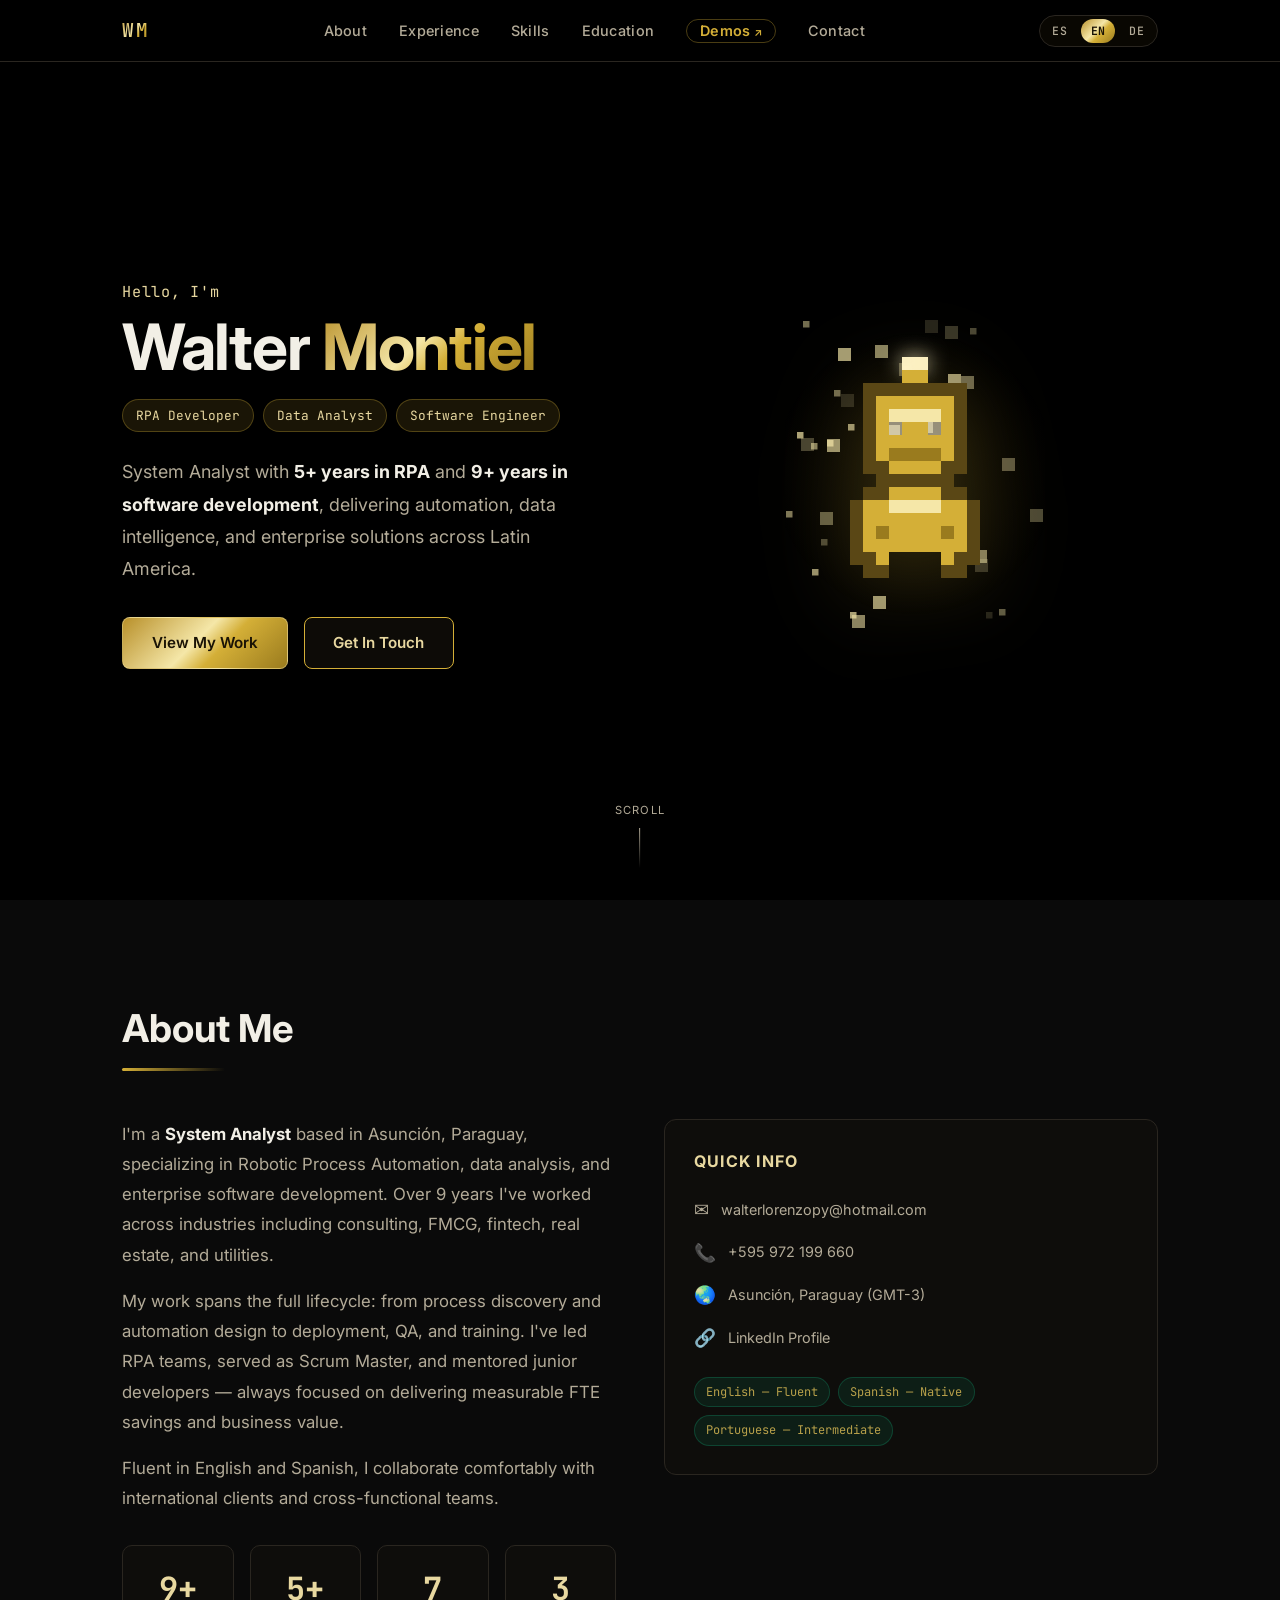
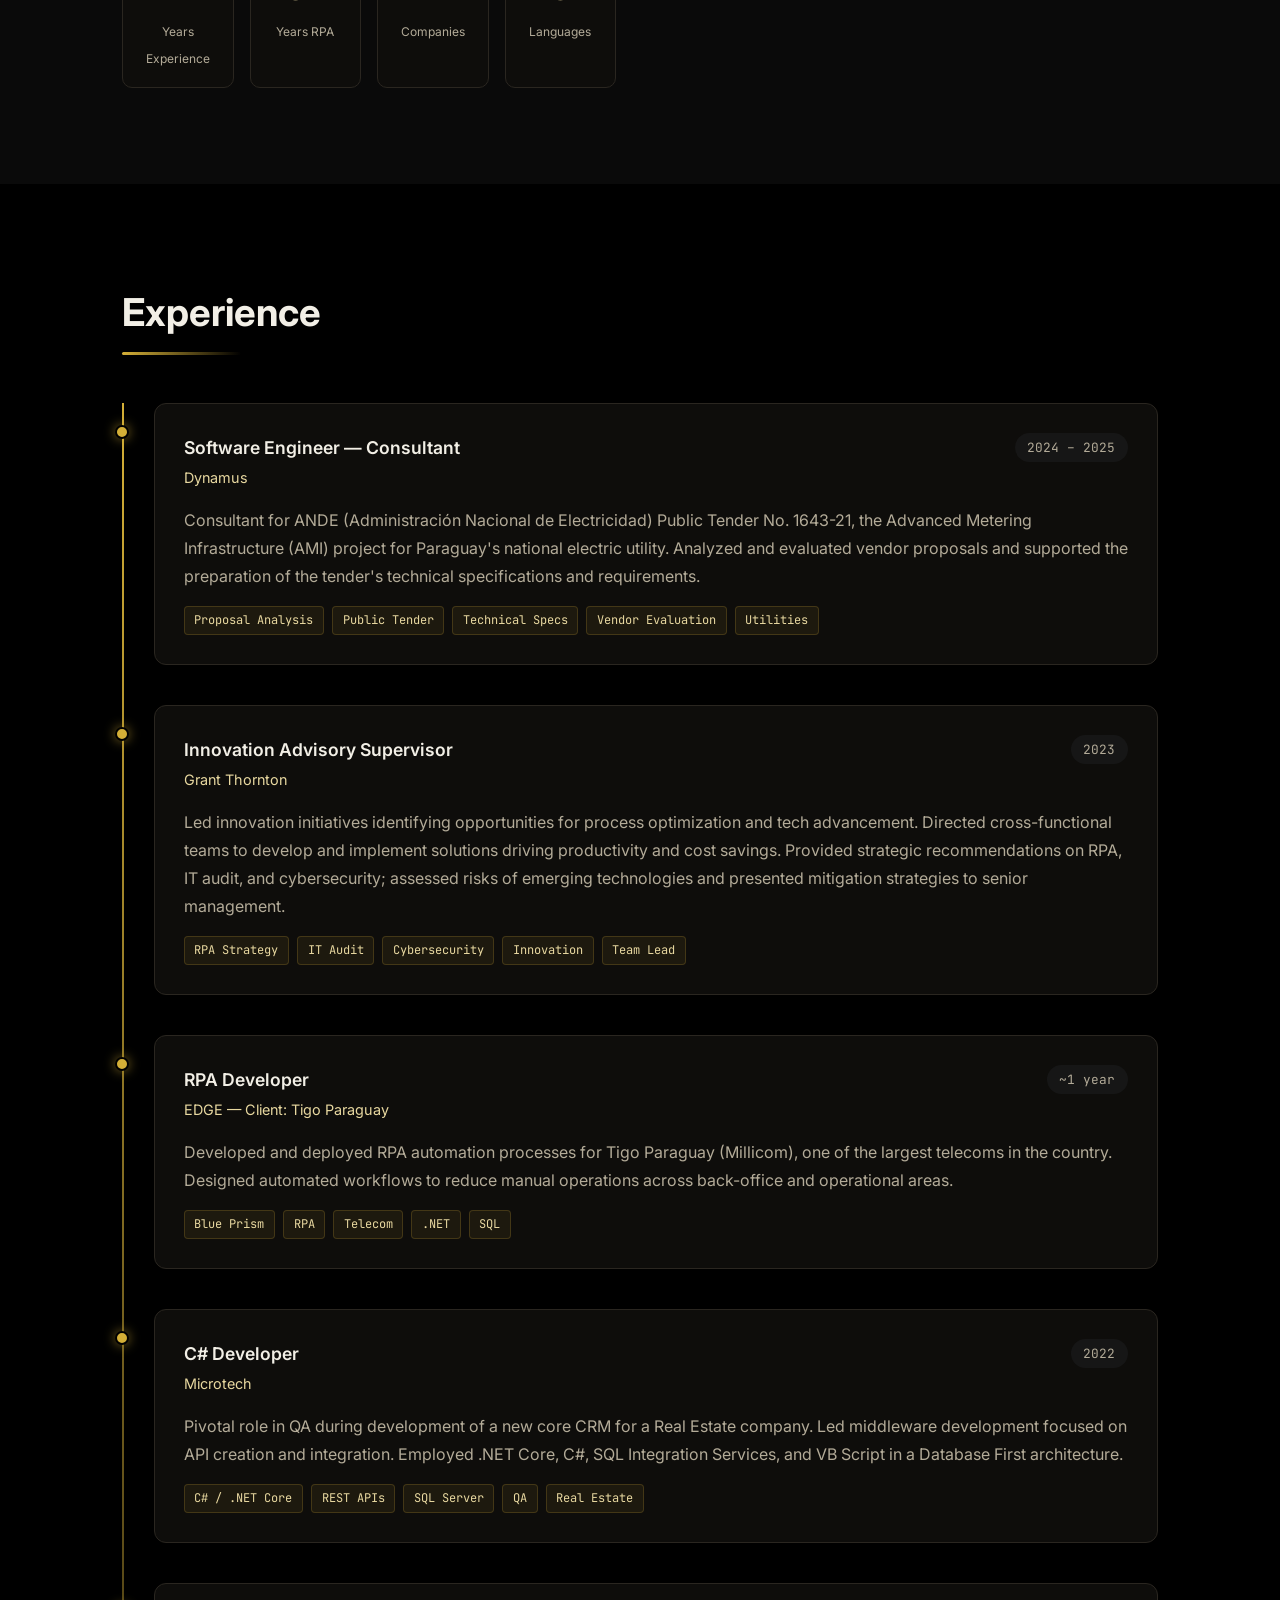
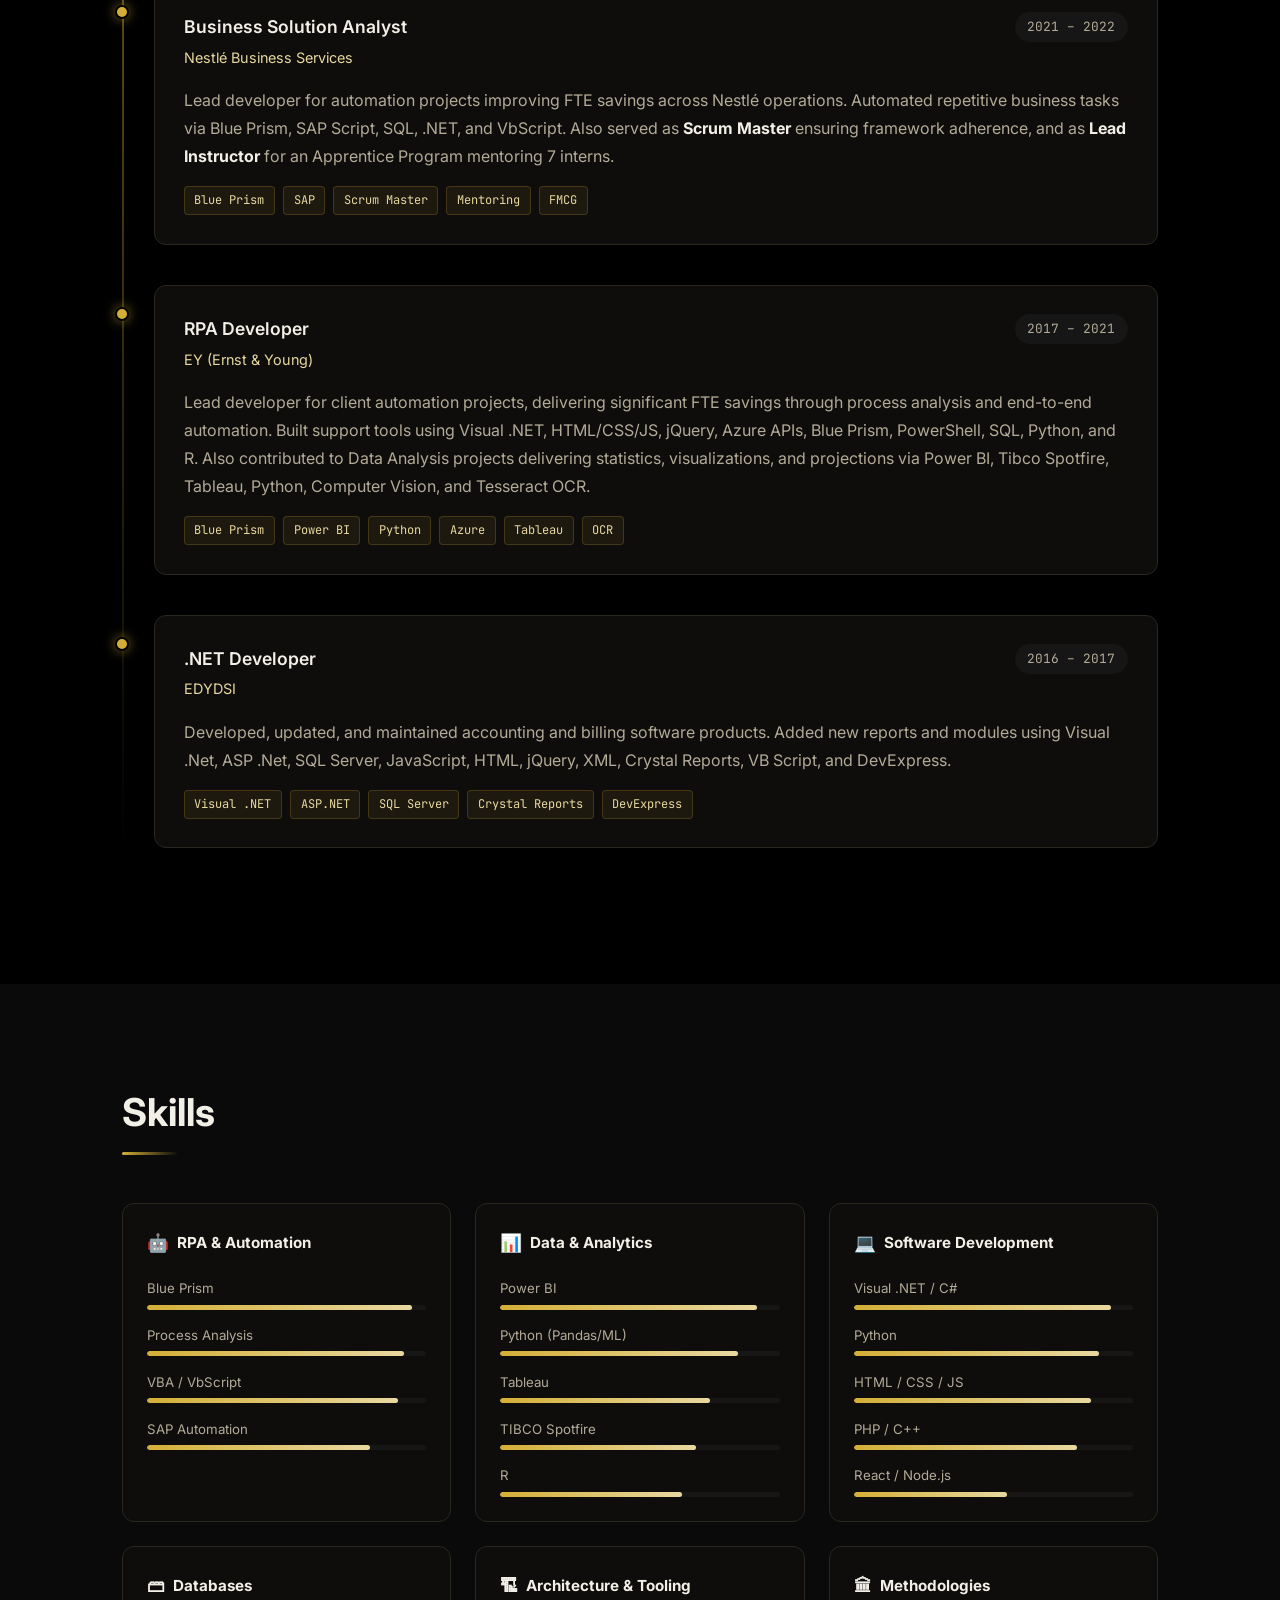
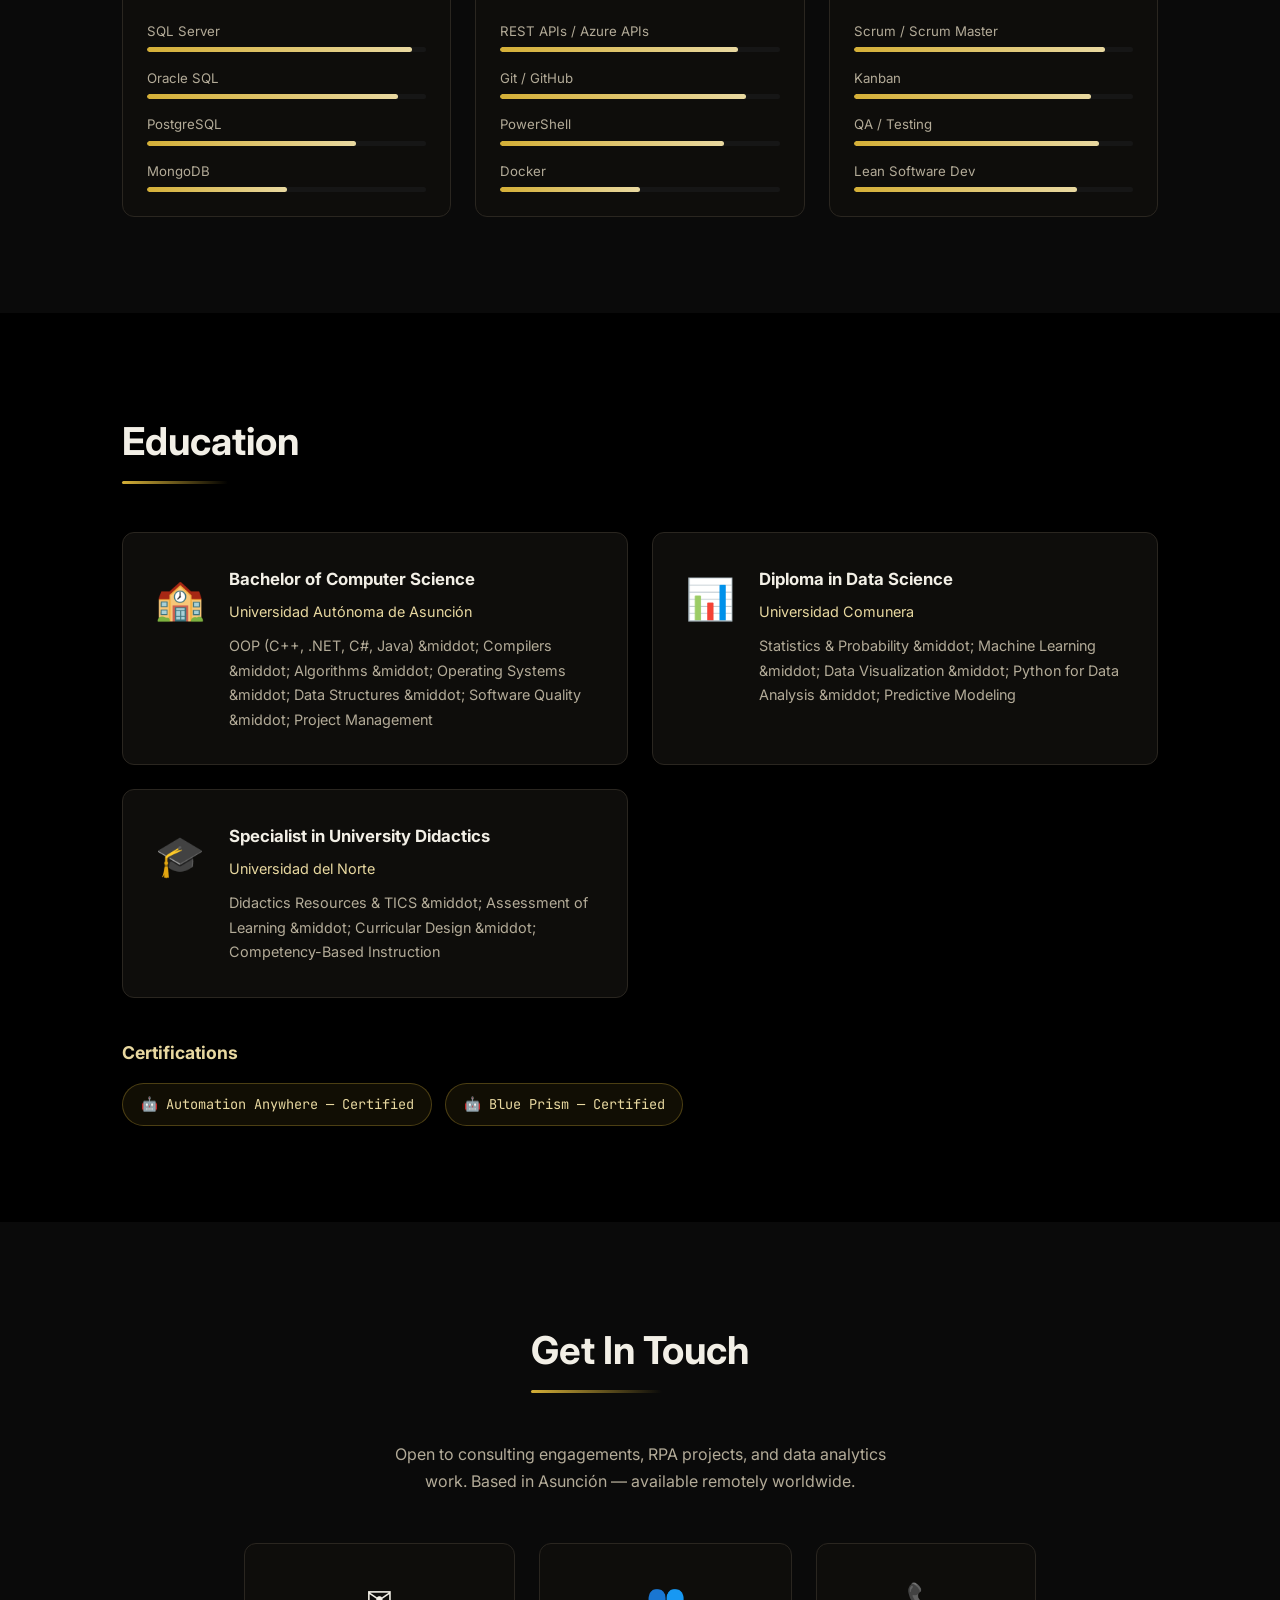
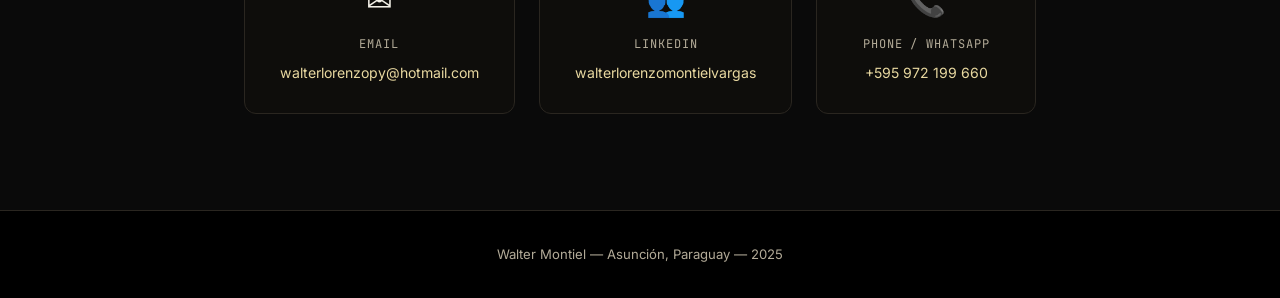
<file: index.html>
<!DOCTYPE html>
<html lang="en">
<head>
  <meta charset="UTF-8" />
  <meta name="viewport" content="width=device-width, initial-scale=1.0" />
  <title>Walter Montiel — Portfolio</title>
  <link rel="preconnect" href="https://fonts.googleapis.com" />
  <link rel="preconnect" href="https://fonts.gstatic.com" crossorigin />
  <link href="https://fonts.googleapis.com/css2?family=Inter:wght@300;400;500;600;700&family=JetBrains+Mono:wght@400;500&family=Press+Start+2P&display=swap" rel="stylesheet" />
  <link rel="stylesheet" href="style.css" />
</head>
<body>

  <!-- NAV -->
  <nav id="navbar">
    <div class="nav-inner">
      <span class="nav-logo">WM</span>
      <ul class="nav-links">
        <li><a href="#about" data-i18n="nav.about">About</a></li>
        <li><a href="#experience" data-i18n="nav.experience">Experience</a></li>
        <li><a href="#skills" data-i18n="nav.skills">Skills</a></li>
        <li><a href="#education" data-i18n="nav.education">Education</a></li>
        <li><a href="proyectos.html" target="_blank" rel="noopener" class="nav-demos" data-i18n="nav.projects">Demos</a></li>
        <li><a href="#contact" data-i18n="nav.contact">Contact</a></li>
      </ul>
      <div class="lang-switch" id="langSwitch" aria-label="Language selector">
        <button data-lang="es">ES</button>
        <button data-lang="en">EN</button>
        <button data-lang="de">DE</button>
      </div>
      <button class="nav-toggle" id="navToggle" aria-label="Toggle menu">
        <span></span><span></span><span></span>
      </button>
    </div>
  </nav>

  <!-- HERO -->
  <section id="hero">
    <div class="hero-content">
      <p class="hero-greeting" data-i18n="hero.greeting">Hello, I'm</p>
      <h1 class="hero-name">Walter <span>Montiel</span></h1>
      <div class="hero-roles">
        <span class="role-tag" data-i18n="hero.role1">RPA Developer</span>
        <span class="role-tag" data-i18n="hero.role2">Data Analyst</span>
        <span class="role-tag" data-i18n="hero.role3">Software Engineer</span>
      </div>
      <p class="hero-summary" data-i18n-html="hero.summary">
        System Analyst with <strong>5+ years in RPA</strong> and <strong>9+ years in software development</strong>,
        delivering automation, data intelligence, and enterprise solutions across Latin America.
      </p>
      <div class="hero-cta">
        <a href="#experience" class="btn btn-primary" data-i18n="hero.cta1">View My Work</a>
        <a href="#contact" class="btn btn-outline" data-i18n="hero.cta2">Get In Touch</a>
      </div>
    </div>
    <div class="hero-visual">
      <canvas id="pixelCanvas" class="pixel-canvas" aria-hidden="true"></canvas>
    </div>
    <div class="scroll-hint">
      <span data-i18n="hero.scroll">scroll</span>
      <div class="scroll-line"></div>
    </div>
  </section>

  <!-- ABOUT -->
  <section id="about">
    <div class="container">
      <h2 class="section-title" data-i18n="about.title">About Me</h2>
      <div class="about-grid">
        <div class="about-text">
          <p data-i18n-html="about.p1">
            I'm a <strong>System Analyst</strong> based in Asunción, Paraguay, specializing in Robotic Process Automation,
            data analysis, and enterprise software development. Over 9 years I've worked across industries including
            consulting, FMCG, fintech, real estate, and utilities.
          </p>
          <p data-i18n-html="about.p2">
            My work spans the full lifecycle: from process discovery and automation design to deployment, QA, and training.
            I've led RPA teams, served as Scrum Master, and mentored junior developers — always focused on delivering
            measurable FTE savings and business value.
          </p>
          <p data-i18n-html="about.p3">
            Fluent in English and Spanish, I collaborate comfortably with international clients and cross-functional teams.
          </p>
          <div class="about-stats">
            <div class="stat"><span class="stat-num">9+</span><span class="stat-label" data-i18n="about.stat1">Years Experience</span></div>
            <div class="stat"><span class="stat-num">5+</span><span class="stat-label" data-i18n="about.stat2">Years RPA</span></div>
            <div class="stat"><span class="stat-num">7</span><span class="stat-label" data-i18n="about.stat3">Companies</span></div>
            <div class="stat"><span class="stat-num">3</span><span class="stat-label" data-i18n="about.stat4">Languages</span></div>
          </div>
        </div>
        <div class="about-contact-card">
          <h3 data-i18n="about.quickinfo">Quick Info</h3>
          <ul>
            <li><span class="icon">&#9993;</span> <a href="mailto:walterlorenzopy@hotmail.com">walterlorenzopy@hotmail.com</a></li>
            <li><span class="icon">&#128222;</span> +595 972 199 660</li>
            <li><span class="icon">&#127759;</span> Asunción, Paraguay (GMT-3)</li>
            <li><span class="icon">&#128279;</span> <a href="https://linkedin.com/in/walterlorenzomontielvargas" target="_blank" data-i18n="about.linkedin">LinkedIn Profile</a></li>
          </ul>
          <div class="lang-badges">
            <span class="lang-badge" data-i18n="about.lang1">English — Fluent</span>
            <span class="lang-badge" data-i18n="about.lang2">Spanish — Native</span>
            <span class="lang-badge" data-i18n="about.lang3">Portuguese — Intermediate</span>
          </div>
        </div>
      </div>
    </div>
  </section>

  <!-- EXPERIENCE -->
  <section id="experience">
    <div class="container">
      <h2 class="section-title" data-i18n="exp.title">Experience</h2>
      <div class="timeline">

        <div class="timeline-item">
          <div class="timeline-marker"></div>
          <div class="timeline-card">
            <div class="job-header">
              <div>
                <h3 class="job-title" data-i18n="exp.j1.title">Software Engineer — Consultant</h3>
                <p class="job-company">Dynamus</p>
              </div>
              <span class="job-period">2024 – 2025</span>
            </div>
            <p class="job-desc" data-i18n="exp.j1.desc">
              Consultant for ANDE (Administración Nacional de Electricidad) Public Tender No. 1643-21, the
              Advanced Metering Infrastructure (AMI) project for Paraguay's national electric utility.
              Analyzed and evaluated vendor proposals and supported the preparation of the tender's technical
              specifications and requirements.
            </p>
            <div class="job-tags">
              <span>Proposal Analysis</span><span>Public Tender</span><span>Technical Specs</span><span>Vendor Evaluation</span><span>Utilities</span>
            </div>
          </div>
        </div>

        <div class="timeline-item">
          <div class="timeline-marker"></div>
          <div class="timeline-card">
            <div class="job-header">
              <div>
                <h3 class="job-title" data-i18n="exp.j2.title">Innovation Advisory Supervisor</h3>
                <p class="job-company">Grant Thornton</p>
              </div>
              <span class="job-period">2023</span>
            </div>
            <p class="job-desc" data-i18n="exp.j2.desc">
              Led innovation initiatives identifying opportunities for process optimization and tech advancement.
              Directed cross-functional teams to develop and implement solutions driving productivity and cost savings.
              Provided strategic recommendations on RPA, IT audit, and cybersecurity; assessed risks of emerging
              technologies and presented mitigation strategies to senior management.
            </p>
            <div class="job-tags">
              <span>RPA Strategy</span><span>IT Audit</span><span>Cybersecurity</span><span>Innovation</span><span>Team Lead</span>
            </div>
          </div>
        </div>

        <div class="timeline-item">
          <div class="timeline-marker"></div>
          <div class="timeline-card">
            <div class="job-header">
              <div>
                <h3 class="job-title">RPA Developer</h3>
                <p class="job-company">EDGE — Client: Tigo Paraguay</p>
              </div>
              <span class="job-period" data-i18n="exp.j3.period">~1 year</span>
            </div>
            <p class="job-desc" data-i18n="exp.j3.desc">
              Developed and deployed RPA automation processes for Tigo Paraguay (Millicom), one of the largest
              telecoms in the country. Designed automated workflows to reduce manual operations across
              back-office and operational areas.
            </p>
            <div class="job-tags">
              <span>Blue Prism</span><span>RPA</span><span>Telecom</span><span>.NET</span><span>SQL</span>
            </div>
          </div>
        </div>

        <div class="timeline-item">
          <div class="timeline-marker"></div>
          <div class="timeline-card">
            <div class="job-header">
              <div>
                <h3 class="job-title">C# Developer</h3>
                <p class="job-company">Microtech</p>
              </div>
              <span class="job-period">2022</span>
            </div>
            <p class="job-desc" data-i18n="exp.j4.desc">
              Pivotal role in QA during development of a new core CRM for a Real Estate company.
              Led middleware development focused on API creation and integration. Employed .NET Core, C#,
              SQL Integration Services, and VB Script in a Database First architecture.
            </p>
            <div class="job-tags">
              <span>C# / .NET Core</span><span>REST APIs</span><span>SQL Server</span><span>QA</span><span>Real Estate</span>
            </div>
          </div>
        </div>

        <div class="timeline-item">
          <div class="timeline-marker"></div>
          <div class="timeline-card">
            <div class="job-header">
              <div>
                <h3 class="job-title" data-i18n="exp.j5.title">Business Solution Analyst</h3>
                <p class="job-company">Nestlé Business Services</p>
              </div>
              <span class="job-period">2021 – 2022</span>
            </div>
            <p class="job-desc" data-i18n-html="exp.j5.desc">
              Lead developer for automation projects improving FTE savings across Nestlé operations.
              Automated repetitive business tasks via Blue Prism, SAP Script, SQL, .NET, and VbScript.
              Also served as <strong>Scrum Master</strong> ensuring framework adherence, and as
              <strong>Lead Instructor</strong> for an Apprentice Program mentoring 7 interns.
            </p>
            <div class="job-tags">
              <span>Blue Prism</span><span>SAP</span><span>Scrum Master</span><span>Mentoring</span><span>FMCG</span>
            </div>
          </div>
        </div>

        <div class="timeline-item">
          <div class="timeline-marker"></div>
          <div class="timeline-card">
            <div class="job-header">
              <div>
                <h3 class="job-title">RPA Developer</h3>
                <p class="job-company">EY (Ernst &amp; Young)</p>
              </div>
              <span class="job-period">2017 – 2021</span>
            </div>
            <p class="job-desc" data-i18n="exp.j6.desc">
              Lead developer for client automation projects, delivering significant FTE savings through process
              analysis and end-to-end automation. Built support tools using Visual .NET, HTML/CSS/JS, jQuery,
              Azure APIs, Blue Prism, PowerShell, SQL, Python, and R. Also contributed to Data Analysis projects
              delivering statistics, visualizations, and projections via Power BI, Tibco Spotfire, Tableau,
              Python, Computer Vision, and Tesseract OCR.
            </p>
            <div class="job-tags">
              <span>Blue Prism</span><span>Power BI</span><span>Python</span><span>Azure</span><span>Tableau</span><span>OCR</span>
            </div>
          </div>
        </div>

        <div class="timeline-item">
          <div class="timeline-marker"></div>
          <div class="timeline-card">
            <div class="job-header">
              <div>
                <h3 class="job-title">.NET Developer</h3>
                <p class="job-company">EDYDSI</p>
              </div>
              <span class="job-period">2016 – 2017</span>
            </div>
            <p class="job-desc" data-i18n="exp.j7.desc">
              Developed, updated, and maintained accounting and billing software products. Added new reports
              and modules using Visual .Net, ASP .Net, SQL Server, JavaScript, HTML, jQuery, XML,
              Crystal Reports, VB Script, and DevExpress.
            </p>
            <div class="job-tags">
              <span>Visual .NET</span><span>ASP.NET</span><span>SQL Server</span><span>Crystal Reports</span><span>DevExpress</span>
            </div>
          </div>
        </div>

      </div>
    </div>
  </section>

  <!-- SKILLS -->
  <section id="skills">
    <div class="container">
      <h2 class="section-title" data-i18n="skills.title">Skills</h2>
      <div class="skills-grid">

        <div class="skill-category">
          <h3><span class="skill-icon">&#129302;</span> <span data-i18n="skills.cat1">RPA &amp; Automation</span></h3>
          <div class="skill-items">
            <div class="skill-item"><span>Blue Prism</span><div class="bar"><div class="fill" style="width:95%"></div></div></div>
            <div class="skill-item"><span data-i18n="skills.processAnalysis">Process Analysis</span><div class="bar"><div class="fill" style="width:92%"></div></div></div>
            <div class="skill-item"><span>VBA / VbScript</span><div class="bar"><div class="fill" style="width:90%"></div></div></div>
            <div class="skill-item"><span>SAP Automation</span><div class="bar"><div class="fill" style="width:80%"></div></div></div>
          </div>
        </div>

        <div class="skill-category">
          <h3><span class="skill-icon">&#128202;</span> <span data-i18n="skills.cat2">Data &amp; Analytics</span></h3>
          <div class="skill-items">
            <div class="skill-item"><span>Power BI</span><div class="bar"><div class="fill" style="width:92%"></div></div></div>
            <div class="skill-item"><span>Python (Pandas/ML)</span><div class="bar"><div class="fill" style="width:85%"></div></div></div>
            <div class="skill-item"><span>Tableau</span><div class="bar"><div class="fill" style="width:75%"></div></div></div>
            <div class="skill-item"><span>TIBCO Spotfire</span><div class="bar"><div class="fill" style="width:70%"></div></div></div>
            <div class="skill-item"><span>R</span><div class="bar"><div class="fill" style="width:65%"></div></div></div>
          </div>
        </div>

        <div class="skill-category">
          <h3><span class="skill-icon">&#128187;</span> <span data-i18n="skills.cat3">Software Development</span></h3>
          <div class="skill-items">
            <div class="skill-item"><span>Visual .NET / C#</span><div class="bar"><div class="fill" style="width:92%"></div></div></div>
            <div class="skill-item"><span>Python</span><div class="bar"><div class="fill" style="width:88%"></div></div></div>
            <div class="skill-item"><span>HTML / CSS / JS</span><div class="bar"><div class="fill" style="width:85%"></div></div></div>
            <div class="skill-item"><span>PHP / C++</span><div class="bar"><div class="fill" style="width:80%"></div></div></div>
            <div class="skill-item"><span>React / Node.js</span><div class="bar"><div class="fill" style="width:55%"></div></div></div>
          </div>
        </div>

        <div class="skill-category">
          <h3><span class="skill-icon">&#128451;</span> <span data-i18n="skills.cat4">Databases</span></h3>
          <div class="skill-items">
            <div class="skill-item"><span>SQL Server</span><div class="bar"><div class="fill" style="width:95%"></div></div></div>
            <div class="skill-item"><span>Oracle SQL</span><div class="bar"><div class="fill" style="width:90%"></div></div></div>
            <div class="skill-item"><span>PostgreSQL</span><div class="bar"><div class="fill" style="width:75%"></div></div></div>
            <div class="skill-item"><span>MongoDB</span><div class="bar"><div class="fill" style="width:50%"></div></div></div>
          </div>
        </div>

        <div class="skill-category">
          <h3><span class="skill-icon">&#127959;</span> <span data-i18n="skills.cat5">Architecture &amp; Tooling</span></h3>
          <div class="skill-items">
            <div class="skill-item"><span>REST APIs / Azure APIs</span><div class="bar"><div class="fill" style="width:85%"></div></div></div>
            <div class="skill-item"><span>Git / GitHub</span><div class="bar"><div class="fill" style="width:88%"></div></div></div>
            <div class="skill-item"><span>PowerShell</span><div class="bar"><div class="fill" style="width:80%"></div></div></div>
            <div class="skill-item"><span>Docker</span><div class="bar"><div class="fill" style="width:50%"></div></div></div>
          </div>
        </div>

        <div class="skill-category">
          <h3><span class="skill-icon">&#127963;</span> <span data-i18n="skills.cat6">Methodologies</span></h3>
          <div class="skill-items">
            <div class="skill-item"><span>Scrum / Scrum Master</span><div class="bar"><div class="fill" style="width:90%"></div></div></div>
            <div class="skill-item"><span>Kanban</span><div class="bar"><div class="fill" style="width:85%"></div></div></div>
            <div class="skill-item"><span data-i18n="skills.qa">QA / Testing</span><div class="bar"><div class="fill" style="width:88%"></div></div></div>
            <div class="skill-item"><span>Lean Software Dev</span><div class="bar"><div class="fill" style="width:80%"></div></div></div>
          </div>
        </div>

      </div>
    </div>
  </section>

  <!-- EDUCATION -->
  <section id="education">
    <div class="container">
      <h2 class="section-title" data-i18n="edu.title">Education</h2>
      <div class="edu-grid">
        <div class="edu-card">
          <div class="edu-icon">&#127979;</div>
          <div>
            <h3 data-i18n="edu.c1.title">Bachelor of Computer Science</h3>
            <p class="edu-school">Universidad Autónoma de Asunción</p>
            <p class="edu-courses" data-i18n="edu.c1.courses">OOP (C++, .NET, C#, Java) &middot; Compilers &middot; Algorithms &middot; Operating Systems &middot; Data Structures &middot; Software Quality &middot; Project Management</p>
          </div>
        </div>
        <div class="edu-card">
          <div class="edu-icon">&#128202;</div>
          <div>
            <h3 data-i18n="edu.c2.title">Diploma in Data Science</h3>
            <p class="edu-school">Universidad Comunera</p>
            <p class="edu-courses" data-i18n="edu.c2.courses">Statistics &amp; Probability &middot; Machine Learning &middot; Data Visualization &middot; Python for Data Analysis &middot; Predictive Modeling</p>
          </div>
        </div>
        <div class="edu-card">
          <div class="edu-icon">&#127891;</div>
          <div>
            <h3 data-i18n="edu.c3.title">Specialist in University Didactics</h3>
            <p class="edu-school">Universidad del Norte</p>
            <p class="edu-courses" data-i18n="edu.c3.courses">Didactics Resources &amp; TICS &middot; Assessment of Learning &middot; Curricular Design &middot; Competency-Based Instruction</p>
          </div>
        </div>
      </div>

      <h3 class="certs-title" data-i18n="edu.certsTitle">Certifications</h3>
      <div class="certs">
        <span class="cert-badge">&#129302; Automation Anywhere — Certified</span>
        <span class="cert-badge">&#129302; Blue Prism — Certified</span>
      </div>
    </div>
  </section>

  <!-- CONTACT -->
  <section id="contact">
    <div class="container">
      <h2 class="section-title" data-i18n="contact.title">Get In Touch</h2>
      <p class="contact-subtitle" data-i18n="contact.subtitle">
        Open to consulting engagements, RPA projects, and data analytics work.
        Based in Asunción — available remotely worldwide.
      </p>
      <div class="contact-links">
        <a href="mailto:walterlorenzopy@hotmail.com" class="contact-card">
          <span class="contact-icon">&#9993;</span>
          <span class="contact-label" data-i18n="contact.email">Email</span>
          <span class="contact-value">walterlorenzopy@hotmail.com</span>
        </a>
        <a href="https://linkedin.com/in/walterlorenzomontielvargas" target="_blank" class="contact-card">
          <span class="contact-icon">&#128101;</span>
          <span class="contact-label">LinkedIn</span>
          <span class="contact-value">walterlorenzomontielvargas</span>
        </a>
        <a href="tel:+595972199660" class="contact-card">
          <span class="contact-icon">&#128222;</span>
          <span class="contact-label" data-i18n="contact.phone">Phone / WhatsApp</span>
          <span class="contact-value">+595 972 199 660</span>
        </a>
      </div>
    </div>
  </section>

  <!-- FOOTER -->
  <footer>
    <p>Walter Montiel &mdash; Asunción, Paraguay &mdash; 2025</p>
  </footer>

  <script src="script.js"></script>
</body>
</html>
</file>
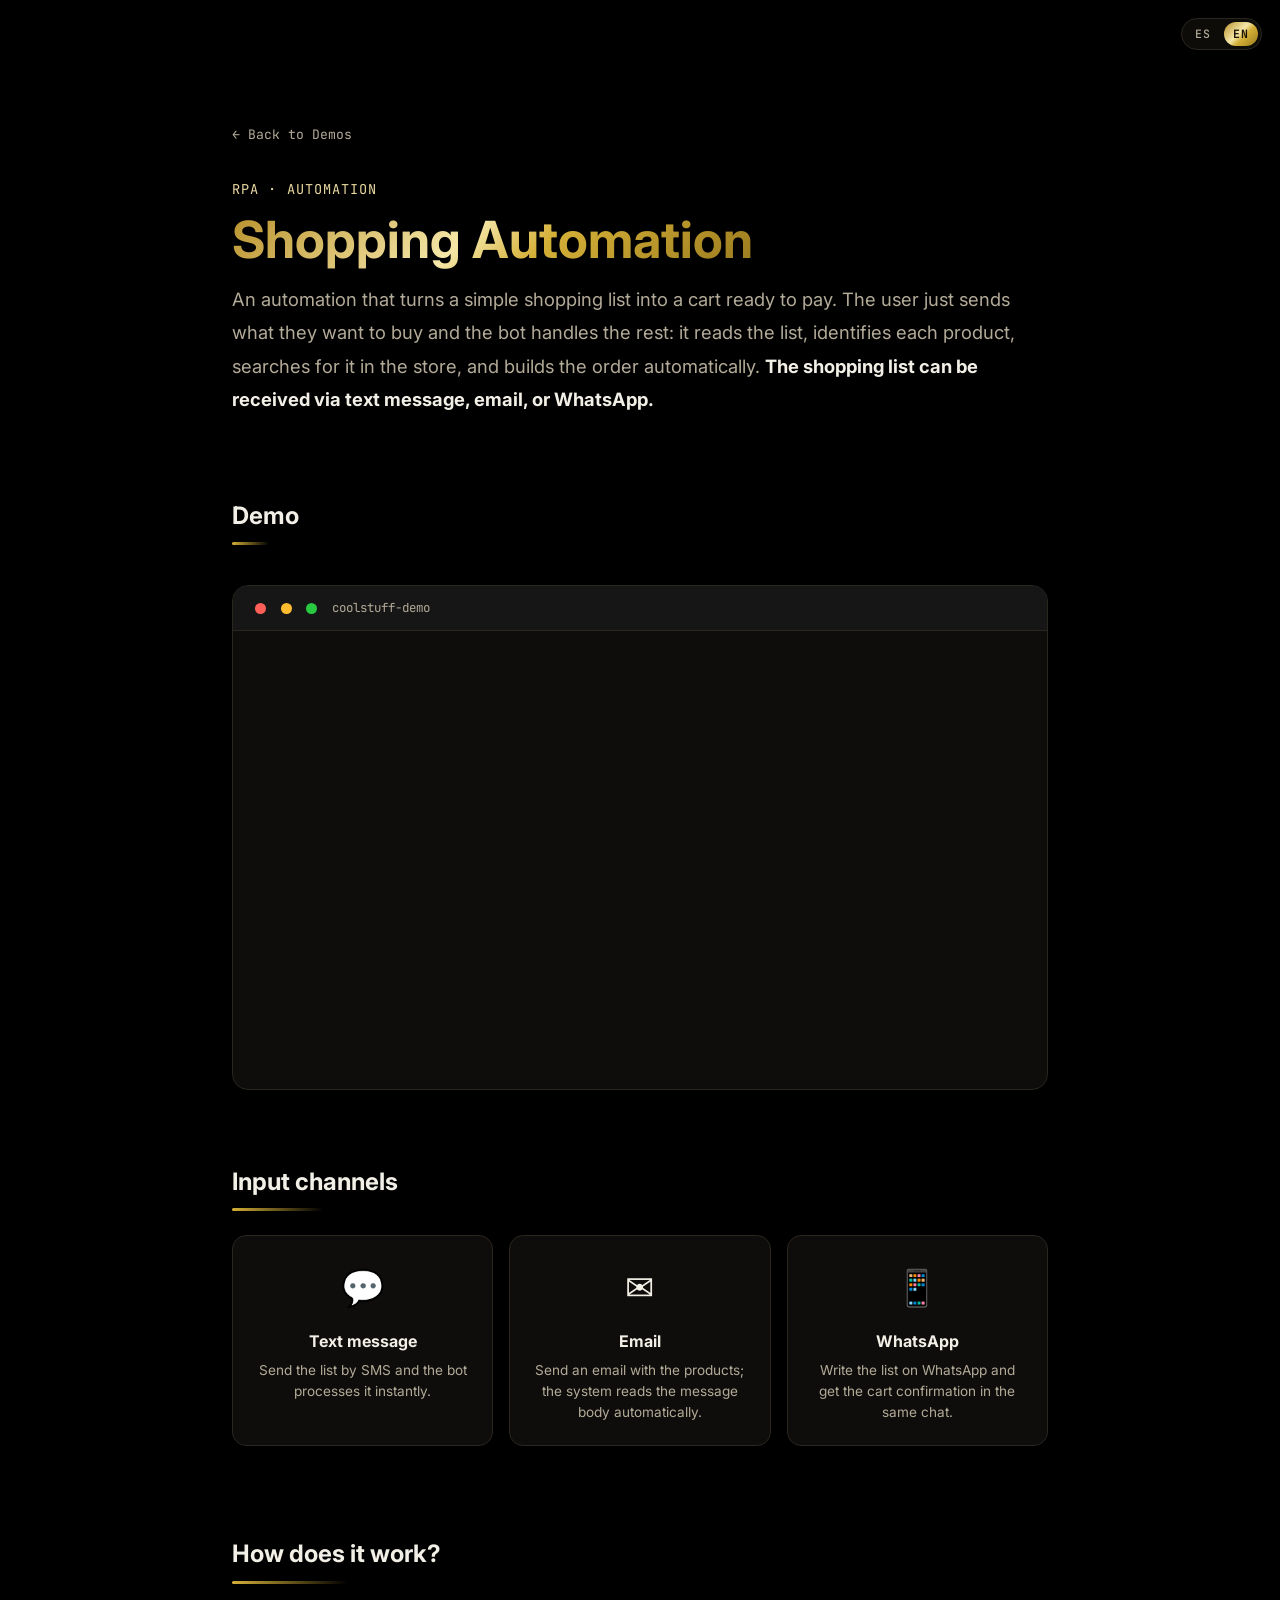
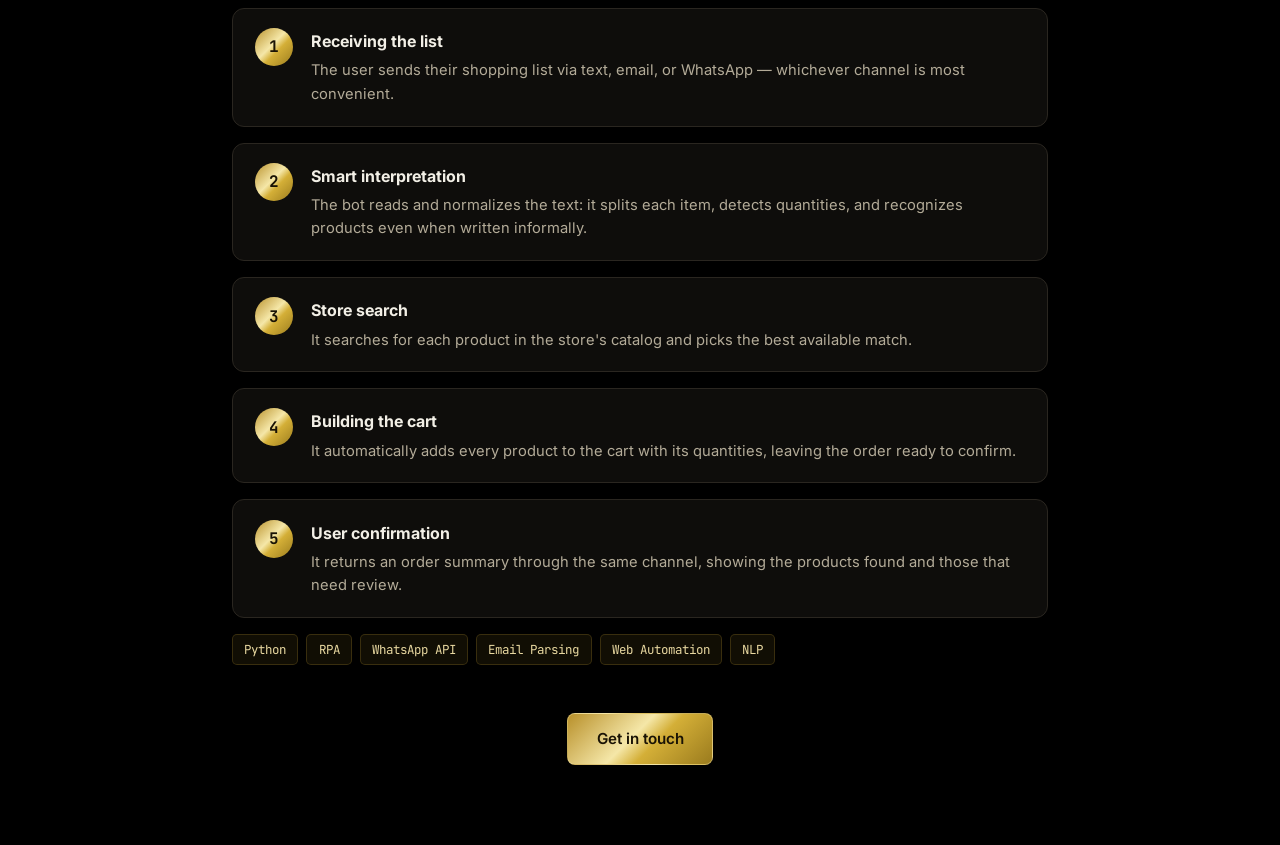
<file: coolstuff.html>
<!DOCTYPE html>
<html lang="es">
<head>
  <meta charset="UTF-8" />
  <meta name="viewport" content="width=device-width, initial-scale=1.0" />
  <title>CoolStuff — Automatización de Compras | Walter Montiel</title>
  <link rel="preconnect" href="https://fonts.googleapis.com" />
  <link rel="preconnect" href="https://fonts.gstatic.com" crossorigin />
  <link href="https://fonts.googleapis.com/css2?family=Inter:wght@300;400;500;600;700&family=JetBrains+Mono:wght@400;500&family=Press+Start+2P&display=swap" rel="stylesheet" />
  <link rel="stylesheet" href="style.css" />
  <style>
    .demo-wrap { max-width: 880px; margin: 0 auto; padding: 7.5rem 2rem 5rem; }
    .demo-back { font-family: var(--mono); font-size: .82rem; color: var(--muted); display: inline-block; margin-bottom: 2rem; }
    .demo-back:hover { color: var(--accent2); }
    .demo-eyebrow { font-family: var(--mono); color: var(--accent2); font-size: .85rem; letter-spacing: .08em; margin-bottom: .6rem; }
    .demo-title { font-size: clamp(2rem, 5vw, 3.2rem); font-weight: 700; line-height: 1.1; margin-bottom: 1rem; }
    .demo-title span { background: var(--gold-grad); -webkit-background-clip: text; background-clip: text; -webkit-text-fill-color: transparent; }
    .demo-lead { color: var(--muted); font-size: 1.15rem; line-height: 1.8; margin-bottom: 2.5rem; }
    .demo-lead strong { color: var(--text); }

    .channels { display: grid; grid-template-columns: repeat(3, 1fr); gap: 1rem; margin-bottom: 3rem; }
    .channel { background: var(--card); border: 1px solid var(--border); border-radius: 14px; padding: 1.4rem; text-align: center; transition: border-color .2s; }
    .channel:hover { border-color: rgba(212,175,55,.4); }
    .channel-icon { font-size: 2.2rem; display: block; margin-bottom: .6rem; }
    .channel h3 { font-size: 1rem; margin-bottom: .3rem; }
    .channel p { color: var(--muted); font-size: .85rem; line-height: 1.55; }

    .demo-section-title { font-size: 1.5rem; font-weight: 700; margin: 2.5rem 0 1.5rem; position: relative; display: inline-block; }
    .demo-section-title::after { content: ''; display: block; height: 3px; width: 55%; background: linear-gradient(90deg, var(--accent), transparent); margin-top: .35rem; border-radius: 2px; }

    .steps { list-style: none; display: flex; flex-direction: column; gap: 1rem; }
    .step { display: flex; gap: 1.1rem; background: var(--card); border: 1px solid var(--border); border-radius: 12px; padding: 1.2rem 1.4rem; }
    .step-num { flex-shrink: 0; width: 38px; height: 38px; border-radius: 50%; display: flex; align-items: center; justify-content: center;
      font-family: var(--mono); font-weight: 700; color: #1a1305; background: var(--gold-grad); }
    .step-body h4 { font-size: 1rem; margin-bottom: .25rem; }
    .step-body p { color: var(--muted); font-size: .92rem; line-height: 1.6; }

    .demo-stage { margin: 1rem 0 2rem; border: 1px solid var(--border); border-radius: 16px; overflow: hidden; background: var(--card); }
    .demo-stage-bar { display: flex; align-items: center; gap: .5rem; padding: .7rem 1rem; background: var(--bg3); border-bottom: 1px solid var(--border); }
    .demo-stage-bar .dot { width: 11px; height: 11px; border-radius: 50%; }
    .demo-stage-bar .red { background: #ff5f57; } .demo-stage-bar .yellow { background: #febc2e; } .demo-stage-bar .green { background: #28c840; }
    .demo-stage-bar span { font-family: var(--mono); font-size: .78rem; color: var(--muted); margin-left: .4rem; }
    .demo-video { position: relative; aspect-ratio: 16/9; }
    .demo-video iframe { position: absolute; inset: 0; width: 100%; height: 100%; border: 0; }

    .tech-tags { display: flex; flex-wrap: wrap; gap: .5rem; margin-top: 1rem; }
    .tech-tags span { font-size: .78rem; font-family: var(--mono); background: rgba(212,175,55,.08); color: var(--accent2); border: 1px solid rgba(212,175,55,.2); padding: .25rem .7rem; border-radius: 5px; }

    .demo-cta { margin-top: 3rem; text-align: center; }

    @media (max-width: 640px) { .channels { grid-template-columns: 1fr; } }
  </style>
</head>
<body>

  <div class="demo-wrap">
    <a href="proyectos.html" class="demo-back" data-i18n="back">&larr; Volver a Demos</a>

    <p class="demo-eyebrow" data-i18n="eyebrow">RPA · AUTOMATIZACIÓN</p>
    <h1 class="demo-title"><span data-i18n="title">Automatización de Compras</span></h1>
    <p class="demo-lead" data-i18n-html="lead">
      Una automatización que convierte una simple lista de compras en un carrito listo para pagar.
      El usuario solo envía qué quiere comprar y el bot se encarga del resto: lee la lista, identifica
      cada producto, lo busca en la tienda y arma el pedido automáticamente.
      <strong>La lista de compras se puede recibir por mensaje, correo electrónico o WhatsApp.</strong>
    </p>

    <h2 class="demo-section-title" data-i18n="demo.title">Demostración</h2>
    <div class="demo-stage">
      <div class="demo-stage-bar">
        <span class="dot red"></span><span class="dot yellow"></span><span class="dot green"></span>
        <span>coolstuff-demo</span>
      </div>
      <div class="demo-video">
        <iframe src="https://www.youtube.com/embed/1_14RkDcXxU"
          title="CoolStuff — Automatización de Compras (demo)"
          allow="accelerometer; autoplay; clipboard-write; encrypted-media; gyroscope; picture-in-picture; web-share"
          referrerpolicy="strict-origin-when-cross-origin"
          allowfullscreen></iframe>
      </div>
    </div>

    <h2 class="demo-section-title" data-i18n="ch.title">Canales de entrada</h2>
    <div class="channels">
      <div class="channel">
        <span class="channel-icon">&#128172;</span>
        <h3 data-i18n="ch1.h">Mensaje</h3>
        <p data-i18n="ch1.p">Envía la lista por mensaje de texto (SMS) y el bot la procesa al instante.</p>
      </div>
      <div class="channel">
        <span class="channel-icon">&#9993;</span>
        <h3 data-i18n="ch2.h">Correo</h3>
        <p data-i18n="ch2.p">Manda un email con los productos; el sistema lee el cuerpo del correo automáticamente.</p>
      </div>
      <div class="channel">
        <span class="channel-icon">&#128241;</span>
        <h3 data-i18n="ch3.h">WhatsApp</h3>
        <p data-i18n="ch3.p">Escribe la lista por WhatsApp y recibe la confirmación del carrito por el mismo chat.</p>
      </div>
    </div>

    <h2 class="demo-section-title" data-i18n="how.title">¿Cómo funciona?</h2>
    <ol class="steps">
      <li class="step">
        <div class="step-num">1</div>
        <div class="step-body">
          <h4 data-i18n="s1.h">Recepción de la lista</h4>
          <p data-i18n="s1.p">El usuario envía su lista de compras por mensaje, correo o WhatsApp — el canal que le resulte más cómodo.</p>
        </div>
      </li>
      <li class="step">
        <div class="step-num">2</div>
        <div class="step-body">
          <h4 data-i18n="s2.h">Interpretación inteligente</h4>
          <p data-i18n="s2.p">El bot lee y normaliza el texto: separa cada ítem, detecta cantidades y reconoce los productos aunque estén escritos de forma informal.</p>
        </div>
      </li>
      <li class="step">
        <div class="step-num">3</div>
        <div class="step-body">
          <h4 data-i18n="s3.h">Búsqueda en la tienda</h4>
          <p data-i18n="s3.p">Busca cada producto en el catálogo de la tienda y selecciona la mejor coincidencia disponible.</p>
        </div>
      </li>
      <li class="step">
        <div class="step-num">4</div>
        <div class="step-body">
          <h4 data-i18n="s4.h">Armado del carrito</h4>
          <p data-i18n="s4.p">Agrega automáticamente todos los productos al carrito con sus cantidades, dejando el pedido listo para confirmar.</p>
        </div>
      </li>
      <li class="step">
        <div class="step-num">5</div>
        <div class="step-body">
          <h4 data-i18n="s5.h">Confirmación al usuario</h4>
          <p data-i18n="s5.p">Devuelve un resumen del pedido por el mismo canal, indicando los productos encontrados y los que requieren revisión.</p>
        </div>
      </li>
    </ol>

    <div class="tech-tags">
      <span>Python</span><span>RPA</span><span>WhatsApp API</span><span data-i18n="t.parse">Email Parsing</span><span data-i18n="t.web">Web Automation</span><span>NLP</span>
    </div>

    <div class="demo-cta">
      <a href="index.html#contact" class="btn btn-primary" data-i18n="cta">Contactarme</a>
    </div>
  </div>

  <script>
    window.PAGE_I18N = {
      es: {
        _title: "CoolStuff — Automatización de Compras | Walter Montiel",
        back: "← Volver a Demos",
        eyebrow: "RPA · AUTOMATIZACIÓN",
        title: "Automatización de Compras",
        lead: "Una automatización que convierte una simple lista de compras en un carrito listo para pagar. El usuario solo envía qué quiere comprar y el bot se encarga del resto: lee la lista, identifica cada producto, lo busca en la tienda y arma el pedido automáticamente. <strong>La lista de compras se puede recibir por mensaje, correo electrónico o WhatsApp.</strong>",
        "ch.title": "Canales de entrada",
        "ch1.h": "Mensaje", "ch1.p": "Envía la lista por mensaje de texto (SMS) y el bot la procesa al instante.",
        "ch2.h": "Correo", "ch2.p": "Manda un email con los productos; el sistema lee el cuerpo del correo automáticamente.",
        "ch3.h": "WhatsApp", "ch3.p": "Escribe la lista por WhatsApp y recibe la confirmación del carrito por el mismo chat.",
        "how.title": "¿Cómo funciona?",
        "s1.h": "Recepción de la lista", "s1.p": "El usuario envía su lista de compras por mensaje, correo o WhatsApp — el canal que le resulte más cómodo.",
        "s2.h": "Interpretación inteligente", "s2.p": "El bot lee y normaliza el texto: separa cada ítem, detecta cantidades y reconoce los productos aunque estén escritos de forma informal.",
        "s3.h": "Búsqueda en la tienda", "s3.p": "Busca cada producto en el catálogo de la tienda y selecciona la mejor coincidencia disponible.",
        "s4.h": "Armado del carrito", "s4.p": "Agrega automáticamente todos los productos al carrito con sus cantidades, dejando el pedido listo para confirmar.",
        "s5.h": "Confirmación al usuario", "s5.p": "Devuelve un resumen del pedido por el mismo canal, indicando los productos encontrados y los que requieren revisión.",
        "demo.title": "Demostración",
        "t.parse": "Email Parsing", "t.web": "Web Automation",
        cta: "Contactarme"
      },
      en: {
        _title: "CoolStuff — Shopping Automation | Walter Montiel",
        back: "← Back to Demos",
        eyebrow: "RPA · AUTOMATION",
        title: "Shopping Automation",
        lead: "An automation that turns a simple shopping list into a cart ready to pay. The user just sends what they want to buy and the bot handles the rest: it reads the list, identifies each product, searches for it in the store, and builds the order automatically. <strong>The shopping list can be received via text message, email, or WhatsApp.</strong>",
        "ch.title": "Input channels",
        "ch1.h": "Text message", "ch1.p": "Send the list by SMS and the bot processes it instantly.",
        "ch2.h": "Email", "ch2.p": "Send an email with the products; the system reads the message body automatically.",
        "ch3.h": "WhatsApp", "ch3.p": "Write the list on WhatsApp and get the cart confirmation in the same chat.",
        "how.title": "How does it work?",
        "s1.h": "Receiving the list", "s1.p": "The user sends their shopping list via text, email, or WhatsApp — whichever channel is most convenient.",
        "s2.h": "Smart interpretation", "s2.p": "The bot reads and normalizes the text: it splits each item, detects quantities, and recognizes products even when written informally.",
        "s3.h": "Store search", "s3.p": "It searches for each product in the store's catalog and picks the best available match.",
        "s4.h": "Building the cart", "s4.p": "It automatically adds every product to the cart with its quantities, leaving the order ready to confirm.",
        "s5.h": "User confirmation", "s5.p": "It returns an order summary through the same channel, showing the products found and those that need review.",
        "demo.title": "Demo",
        "t.parse": "Email Parsing", "t.web": "Web Automation",
        cta: "Get in touch"
      }
    };
  </script>
  <script src="demo-i18n.js"></script>

</body>
</html>
</file>
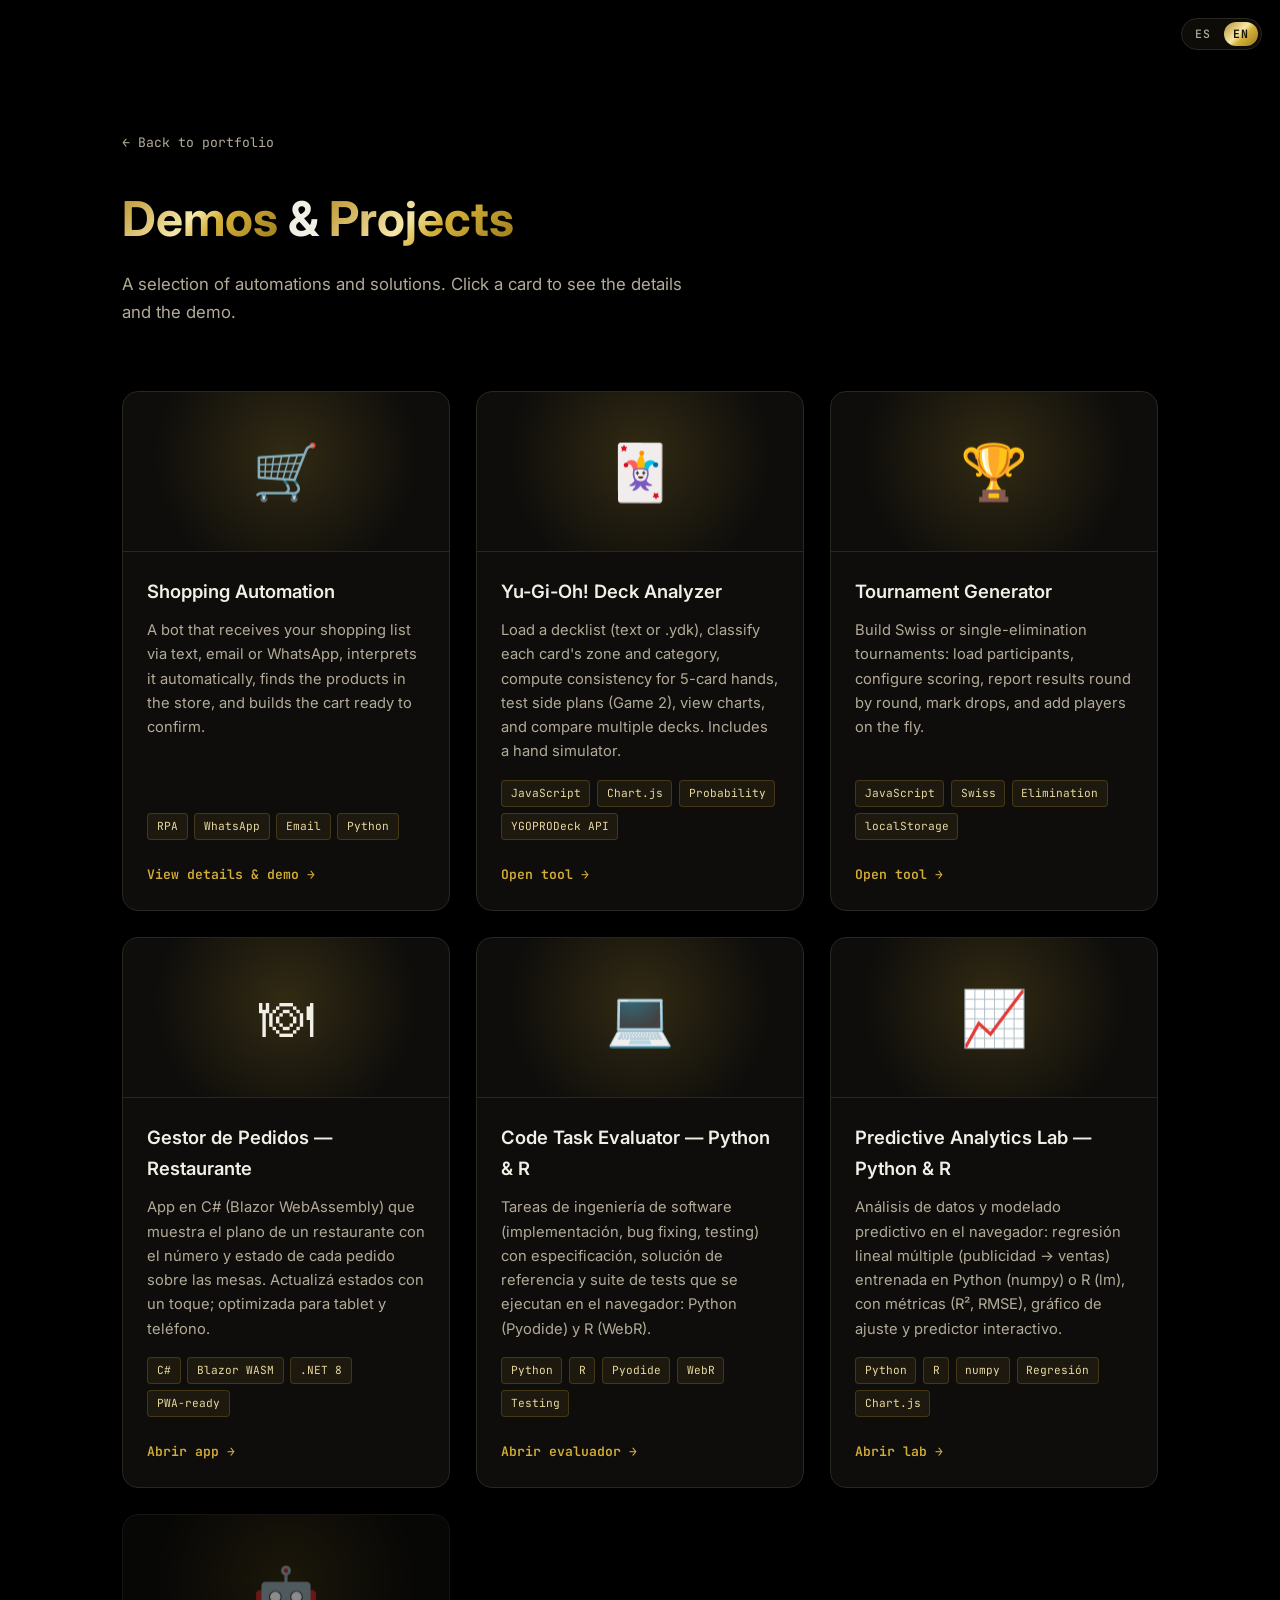
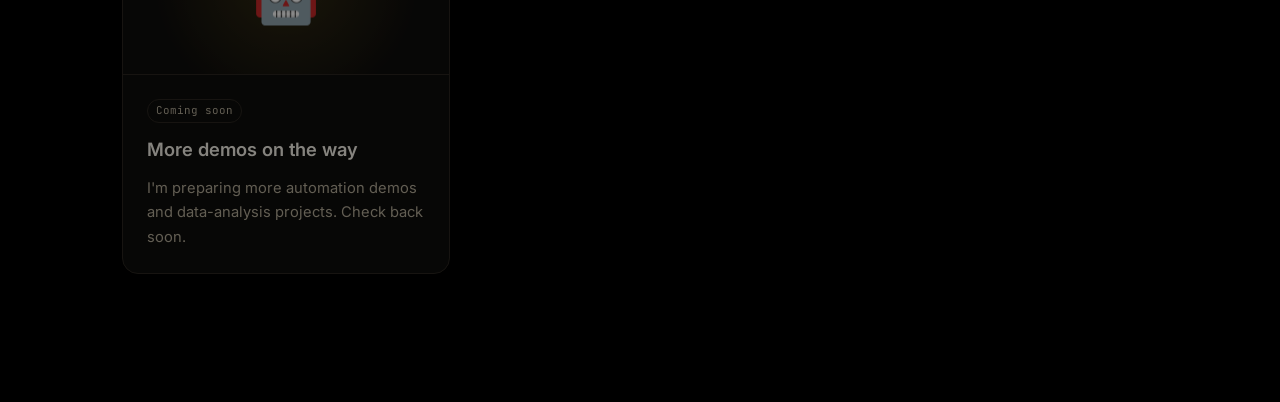
<file: proyectos.html>
<!DOCTYPE html>
<html lang="es">
<head>
  <meta charset="UTF-8" />
  <meta name="viewport" content="width=device-width, initial-scale=1.0" />
  <title>Walter Montiel — Demos &amp; Proyectos</title>
  <link rel="preconnect" href="https://fonts.googleapis.com" />
  <link rel="preconnect" href="https://fonts.gstatic.com" crossorigin />
  <link href="https://fonts.googleapis.com/css2?family=Inter:wght@300;400;500;600;700&family=JetBrains+Mono:wght@400;500&family=Press+Start+2P&display=swap" rel="stylesheet" />
  <link rel="stylesheet" href="style.css" />
  <style>
    .demos-header { max-width: 1100px; margin: 0 auto; padding: 8rem 2rem 2rem; }
    .demos-back { font-family: var(--mono); font-size: .82rem; color: var(--muted); display: inline-block; margin-bottom: 1.5rem; }
    .demos-back:hover { color: var(--accent2); }
    .demos-title { font-size: clamp(2rem, 5vw, 3rem); font-weight: 700; margin-bottom: .6rem; }
    .demos-title span { background: var(--gold-grad); -webkit-background-clip: text; background-clip: text; -webkit-text-fill-color: transparent; }
    .demos-sub { color: var(--muted); max-width: 560px; font-size: 1.05rem; }
    .demos-grid { max-width: 1100px; margin: 2rem auto; padding: 0 2rem 6rem; display: grid; grid-template-columns: repeat(auto-fill, minmax(320px, 1fr)); gap: 1.6rem; }
    .project-card {
      display: flex; flex-direction: column; background: var(--card); border: 1px solid var(--border);
      border-radius: 16px; overflow: hidden; transition: border-color .2s, box-shadow .2s, transform .2s; color: var(--text);
    }
    .project-card:hover { border-color: rgba(212,175,55,.45); box-shadow: 0 14px 40px rgba(212,175,55,.12); transform: translateY(-3px); color: var(--text); }
    .project-thumb { height: 160px; display: flex; align-items: center; justify-content: center; font-size: 3.4rem;
      background: radial-gradient(circle at 50% 40%, rgba(212,175,55,.18), transparent 70%); border-bottom: 1px solid var(--border); }
    .project-body { padding: 1.5rem; display: flex; flex-direction: column; gap: .7rem; flex: 1; }
    .project-name { font-size: 1.15rem; font-weight: 600; }
    .project-desc { color: var(--muted); font-size: .92rem; line-height: 1.65; flex: 1; }
    .project-tags { display: flex; flex-wrap: wrap; gap: .4rem; margin-top: .3rem; }
    .project-tags span { font-size: .7rem; font-family: var(--mono); background: rgba(212,175,55,.08); color: var(--accent2); border: 1px solid rgba(212,175,55,.2); padding: .18rem .55rem; border-radius: 4px; }
    .project-cta { margin-top: .8rem; font-family: var(--mono); font-size: .82rem; color: var(--accent); font-weight: 600; }
    .project-card.soon { opacity: .55; }
    .project-card.soon:hover { transform: none; box-shadow: none; border-color: var(--border); }
    .badge-soon { font-family: var(--mono); font-size: .68rem; color: var(--muted); border: 1px solid var(--border); border-radius: 999px; padding: .1rem .5rem; align-self: flex-start; }
  </style>
</head>
<body>

  <div class="demos-header">
    <a href="index.html" class="demos-back" data-i18n="back">&larr; Volver al portfolio</a>
    <h1 class="demos-title"><span data-i18n="title1">Demos</span> &amp; <span data-i18n="title2">Proyectos</span></h1>
    <p class="demos-sub" data-i18n="sub">Una selección de automatizaciones y soluciones. Hacé clic en una tarjeta para ver el detalle y la demostración.</p>
  </div>

  <div class="demos-grid">

    <a href="coolstuff.html" class="project-card">
      <div class="project-thumb">&#128722;</div>
      <div class="project-body">
        <h2 class="project-name" data-i18n="c1.name">Automatización de Compras</h2>
        <p class="project-desc" data-i18n="c1.desc">
          Bot que recibe tu lista de compras por mensaje, correo o WhatsApp, la interpreta automáticamente,
          busca los productos en la tienda y arma el carrito listo para confirmar.
        </p>
        <div class="project-tags">
          <span>RPA</span><span>WhatsApp</span><span>Email</span><span>Python</span>
        </div>
        <span class="project-cta" data-i18n="c1.cta">Ver detalle &amp; demo &rarr;</span>
      </div>
    </a>

    <a href="yugioh.html" class="project-card">
      <div class="project-thumb">&#127183;</div>
      <div class="project-body">
        <h2 class="project-name" data-i18n="c2.name">Analizador de Decks Yu-Gi-Oh!</h2>
        <p class="project-desc" data-i18n="c2.desc">
          Cargá una decklist (texto o .ydk), clasificá zona y categoría de cada carta, calculá la consistencia
          para manos de 5, probá planes de sideo (Game 2), mirá gráficos y compará varios decks. Incluye simulador de manos.
        </p>
        <div class="project-tags">
          <span>JavaScript</span><span>Chart.js</span><span data-i18n="c2.tag">Probabilidad</span><span>YGOPRODeck API</span>
        </div>
        <span class="project-cta" data-i18n="c2.cta">Abrir herramienta &rarr;</span>
      </div>
    </a>

    <a href="torneo.html" class="project-card">
      <div class="project-thumb">&#127942;</div>
      <div class="project-body">
        <h2 class="project-name" data-i18n="c3.name">Generador de Torneos</h2>
        <p class="project-desc" data-i18n="c3.desc">
          Armá torneos Suizo o de Eliminación directa: cargá participantes, configurá el puntaje,
          registrá resultados ronda a ronda, marcá drops y sumá jugadores en el camino.
        </p>
        <div class="project-tags">
          <span>JavaScript</span><span data-i18n="c3.tag1">Suizo</span><span data-i18n="c3.tag2">Eliminación</span><span>localStorage</span>
        </div>
        <span class="project-cta" data-i18n="c3.cta">Abrir herramienta &rarr;</span>
      </div>
    </a>

    <a href="restaurante/index.html" class="project-card">
      <div class="project-thumb">&#127869;</div>
      <div class="project-body">
        <h2 class="project-name">Gestor de Pedidos — Restaurante</h2>
        <p class="project-desc">
          App en C# (Blazor WebAssembly) que muestra el plano de un restaurante con el número y
          estado de cada pedido sobre las mesas. Actualizá estados con un toque; optimizada para tablet y teléfono.
        </p>
        <div class="project-tags">
          <span>C#</span><span>Blazor WASM</span><span>.NET 8</span><span>PWA-ready</span>
        </div>
        <span class="project-cta">Abrir app &rarr;</span>
      </div>
    </a>

    <a href="codelab.html" class="project-card">
      <div class="project-thumb">&#128187;</div>
      <div class="project-body">
        <h2 class="project-name">Code Task Evaluator — Python &amp; R</h2>
        <p class="project-desc">
          Tareas de ingeniería de software (implementación, bug fixing, testing) con especificación,
          solución de referencia y suite de tests que se ejecutan en el navegador: Python (Pyodide) y R (WebR).
        </p>
        <div class="project-tags">
          <span>Python</span><span>R</span><span>Pyodide</span><span>WebR</span><span>Testing</span>
        </div>
        <span class="project-cta">Abrir evaluador &rarr;</span>
      </div>
    </a>

    <a href="datalab.html" class="project-card">
      <div class="project-thumb">&#128200;</div>
      <div class="project-body">
        <h2 class="project-name">Predictive Analytics Lab — Python &amp; R</h2>
        <p class="project-desc">
          Análisis de datos y modelado predictivo en el navegador: regresión lineal múltiple (publicidad → ventas)
          entrenada en Python (numpy) o R (lm), con métricas (R², RMSE), gráfico de ajuste y predictor interactivo.
        </p>
        <div class="project-tags">
          <span>Python</span><span>R</span><span>numpy</span><span>Regresión</span><span>Chart.js</span>
        </div>
        <span class="project-cta">Abrir lab &rarr;</span>
      </div>
    </a>

    <div class="project-card soon">
      <div class="project-thumb">&#129302;</div>
      <div class="project-body">
        <span class="badge-soon" data-i18n="soon.badge">Próximamente</span>
        <h2 class="project-name" data-i18n="soon.name">Más demos en camino</h2>
        <p class="project-desc" data-i18n="soon.desc">
          Estoy preparando más demostraciones de automatizaciones y proyectos de análisis de datos.
          Volvé pronto para verlas.
        </p>
      </div>
    </div>

  </div>

  <script>
    window.PAGE_I18N = {
      es: {
        _title: "Walter Montiel — Demos & Proyectos",
        back: "← Volver al portfolio",
        title1: "Demos", title2: "Proyectos",
        sub: "Una selección de automatizaciones y soluciones. Hacé clic en una tarjeta para ver el detalle y la demostración.",
        "c1.name": "Automatización de Compras",
        "c1.desc": "Bot que recibe tu lista de compras por mensaje, correo o WhatsApp, la interpreta automáticamente, busca los productos en la tienda y arma el carrito listo para confirmar.",
        "c1.cta": "Ver detalle & demo →",
        "c2.name": "Analizador de Decks Yu-Gi-Oh!",
        "c2.desc": "Cargá una decklist (texto o .ydk), clasificá zona y categoría de cada carta, calculá la consistencia para manos de 5, probá planes de sideo (Game 2), mirá gráficos y compará varios decks. Incluye simulador de manos.",
        "c2.tag": "Probabilidad",
        "c2.cta": "Abrir herramienta →",
        "c3.name": "Generador de Torneos",
        "c3.desc": "Armá torneos Suizo o de Eliminación directa: cargá participantes, configurá el puntaje, registrá resultados ronda a ronda, marcá drops y sumá jugadores en el camino.",
        "c3.tag1": "Suizo", "c3.tag2": "Eliminación", "c3.cta": "Abrir herramienta →",
        "soon.badge": "Próximamente",
        "soon.name": "Más demos en camino",
        "soon.desc": "Estoy preparando más demostraciones de automatizaciones y proyectos de análisis de datos. Volvé pronto para verlas."
      },
      en: {
        _title: "Walter Montiel — Demos & Projects",
        back: "← Back to portfolio",
        title1: "Demos", title2: "Projects",
        sub: "A selection of automations and solutions. Click a card to see the details and the demo.",
        "c1.name": "Shopping Automation",
        "c1.desc": "A bot that receives your shopping list via text, email or WhatsApp, interprets it automatically, finds the products in the store, and builds the cart ready to confirm.",
        "c1.cta": "View details & demo →",
        "c2.name": "Yu-Gi-Oh! Deck Analyzer",
        "c2.desc": "Load a decklist (text or .ydk), classify each card's zone and category, compute consistency for 5-card hands, test side plans (Game 2), view charts, and compare multiple decks. Includes a hand simulator.",
        "c2.tag": "Probability",
        "c2.cta": "Open tool →",
        "c3.name": "Tournament Generator",
        "c3.desc": "Build Swiss or single-elimination tournaments: load participants, configure scoring, report results round by round, mark drops, and add players on the fly.",
        "c3.tag1": "Swiss", "c3.tag2": "Elimination", "c3.cta": "Open tool →",
        "soon.badge": "Coming soon",
        "soon.name": "More demos on the way",
        "soon.desc": "I'm preparing more automation demos and data-analysis projects. Check back soon."
      }
    };
  </script>
  <script src="demo-i18n.js"></script>

</body>
</html>
</file>
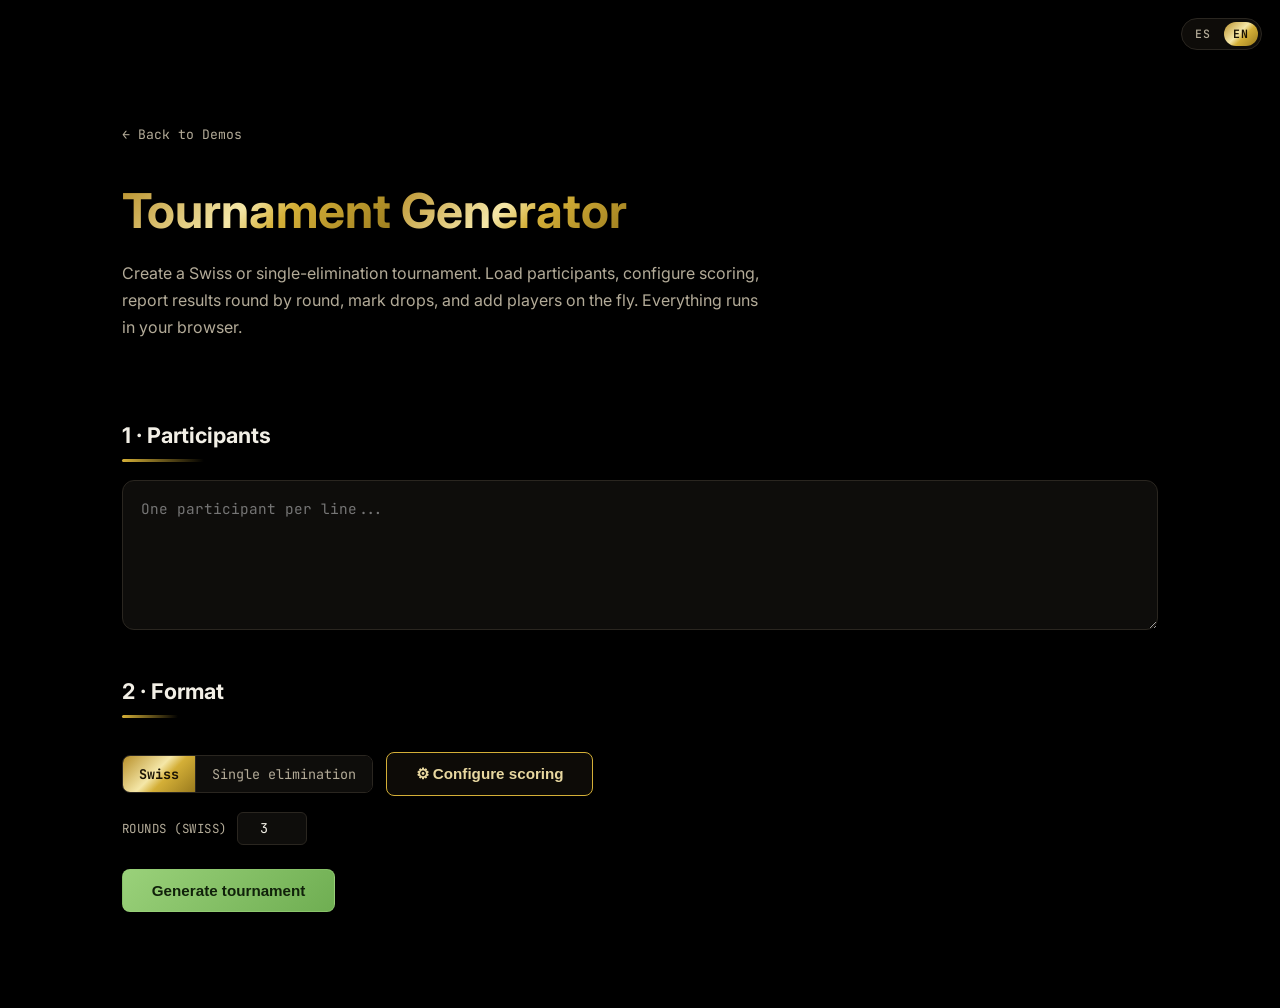
<file: torneo.html>
<!DOCTYPE html>
<html lang="es">
<head>
  <meta charset="UTF-8" />
  <meta name="viewport" content="width=device-width, initial-scale=1.0" />
  <title>Generador de Torneos | Walter Montiel</title>
  <link rel="preconnect" href="https://fonts.googleapis.com" />
  <link rel="preconnect" href="https://fonts.gstatic.com" crossorigin />
  <link href="https://fonts.googleapis.com/css2?family=Inter:wght@300;400;500;600;700&family=JetBrains+Mono:wght@400;500&family=Press+Start+2P&display=swap" rel="stylesheet" />
  <link rel="stylesheet" href="style.css" />
  <style>
    .tn-wrap { max-width: 1100px; margin: 0 auto; padding: 7.5rem 2rem 5rem; }
    .tn-back { font-family: var(--mono); font-size: .82rem; color: var(--muted); display:inline-block; margin-bottom: 1.5rem; }
    .tn-back:hover { color: var(--accent2); }
    .tn-title { font-size: clamp(1.9rem, 5vw, 3rem); font-weight: 700; margin-bottom: .5rem; }
    .tn-title span { background: var(--gold-grad); -webkit-background-clip:text; background-clip:text; -webkit-text-fill-color:transparent; }
    .tn-sub { color: var(--muted); max-width: 640px; margin-bottom: 2.5rem; line-height: 1.7; }

    .tn-section-title { font-size: 1.35rem; font-weight:700; margin: 2.2rem 0 1.1rem; display:inline-block; }
    .tn-section-title::after { content:''; display:block; height:3px; width:55%; background: linear-gradient(90deg, var(--accent), transparent); margin-top:.35rem; border-radius:2px; }

    textarea#players { width:100%; min-height:150px; resize:vertical; background:var(--card); color:var(--text);
      border:1px solid var(--border); border-radius:12px; padding:1rem 1.1rem; font-family:var(--mono); font-size:.9rem; line-height:1.7; }
    textarea#players:focus { outline:none; border-color:rgba(212,175,55,.5); }

    .tn-actions { display:flex; flex-wrap:wrap; gap:.8rem; align-items:center; margin:1rem 0; }
    .tn-text, .tn-select { background:var(--card); color:var(--text); border:1px solid var(--border); border-radius:8px; padding:.55rem .75rem; font-family:var(--mono); font-size:.85rem; }
    .tn-text:focus, .tn-select:focus { outline:none; border-color:rgba(212,175,55,.5); }

    .fmt-group { display:inline-flex; border:1px solid var(--border); border-radius:8px; overflow:hidden; }
    .fmt-btn { background:var(--card); color:var(--muted); border:none; padding:.55rem 1rem; font-family:var(--mono); font-size:.84rem; cursor:pointer; transition:all .15s; }
    .fmt-btn + .fmt-btn { border-left:1px solid var(--border); }
    .fmt-btn:hover { color:var(--accent2); }
    .fmt-btn.active { background:var(--gold-grad); color:#1a1305; font-weight:700; }

    .cfg-box { background:var(--bg3); border:1px solid var(--border); border-radius:10px; padding:1rem 1.1rem; margin:.5rem 0 0; display:none; }
    .cfg-box.open { display:block; }
    .cfg-row { display:flex; flex-wrap:wrap; gap:1.2rem; align-items:center; }
    .cfg-field { display:flex; flex-direction:column; gap:.3rem; }
    .cfg-field label { font-family:var(--mono); font-size:.68rem; text-transform:uppercase; letter-spacing:.04em; color:var(--muted); }
    .cfg-field input { width:70px; text-align:center; background:var(--card); color:var(--text); border:1px solid var(--border); border-radius:6px; padding:.4rem; font-family:var(--mono); }
    .cfg-note { font-size:.74rem; color:var(--muted); margin-top:.7rem; font-family:var(--mono); }

    #startBtn { background:linear-gradient(135deg,#9ad17a,#6fae52); color:#10210a; border:1px solid rgba(154,209,122,.5); font-weight:600; }
    #startBtn:hover { box-shadow:0 0 22px rgba(154,209,122,.45); transform:translateY(-1px); }

    .tn-toolbar { display:flex; flex-wrap:wrap; gap:.8rem; align-items:center; background:var(--card); border:1px solid var(--border); border-radius:12px; padding:.9rem 1.1rem; margin-bottom:1.5rem; }
    .tn-roundlbl { font-family:var(--mono); font-weight:700; color:var(--accent2); }
    .tn-toolbar .spacer { flex:1; }

    .tn-grid { display:grid; grid-template-columns: 1.1fr 1fr; gap:1.6rem; align-items:start; }
    @media (max-width:860px){ .tn-grid { grid-template-columns:1fr; } }

    .panel { background:var(--card); border:1px solid var(--border); border-radius:14px; padding:1.2rem 1.3rem; }
    .panel h3 { font-size:1.05rem; margin-bottom:.9rem; }

    #standingsWrap { overflow-x:auto; }
    table.tn-table { width:100%; border-collapse:collapse; font-size:.85rem; }
    .tn-table th, .tn-table td { padding:.45rem .55rem; border-bottom:1px solid var(--border); text-align:center; }
    .tn-table th:first-child, .tn-table td:first-child { text-align:left; }
    .tn-table th:nth-child(2), .tn-table td:nth-child(2) { text-align:left; }
    .tn-table thead th { font-family:var(--mono); font-size:.64rem; text-transform:uppercase; letter-spacing:.03em; color:var(--muted); }
    .tn-table tbody tr.dropped { opacity:.4; text-decoration:line-through; }
    .rank { font-family:var(--mono); color:var(--muted); width:28px; }
    .pts { font-family:var(--mono); font-weight:700; color:var(--accent2); }
    .drop-btn { cursor:pointer; background:none; border:1px solid var(--border); border-radius:6px; color:var(--muted); font-family:var(--mono); font-size:.66rem; padding:.18rem .5rem; }
    .drop-btn:hover { border-color:#e08a4a; color:#e08a4a; }
    .drop-btn.undrop:hover { border-color:#9ad17a; color:#9ad17a; }

    .match { display:flex; align-items:center; gap:.5rem; background:var(--bg3); border:1px solid var(--border); border-radius:10px; padding:.6rem .7rem; margin-bottom:.6rem; flex-wrap:wrap; }
    .match .mtable { font-family:var(--mono); font-size:.66rem; color:var(--muted); min-width:26px; }
    .match .pname { flex:1; min-width:90px; font-size:.88rem; }
    .match .pname.win { color:#9ad17a; font-weight:600; }
    .match .pname.loss { color:var(--muted); }
    .match .vs { font-family:var(--mono); font-size:.7rem; color:var(--muted); }
    .res-btns { display:flex; gap:.3rem; }
    .res-btn { cursor:pointer; background:var(--card); border:1px solid var(--border); border-radius:6px; color:var(--text); font-family:var(--mono); font-size:.68rem; padding:.25rem .5rem; transition:all .12s; }
    .res-btn:hover { border-color:var(--accent); }
    .res-btn.sel-p1 { background:rgba(154,209,122,.18); border-color:#9ad17a; color:#9ad17a; }
    .res-btn.sel-p2 { background:rgba(154,209,122,.18); border-color:#9ad17a; color:#9ad17a; }
    .res-btn.sel-draw { background:rgba(224,138,74,.18); border-color:#e08a4a; color:#e08a4a; }
    .match.bye { background:rgba(212,175,55,.06); }
    .match.rematch { border-color:#e08a4a; box-shadow:0 0 0 1px rgba(224,138,74,.25) inset; }
    .badge-bye { font-family:var(--mono); font-size:.66rem; color:var(--accent2); border:1px solid rgba(212,175,55,.3); border-radius:999px; padding:.1rem .5rem; }
    .badge-rematch { font-size:.8rem; color:#e08a4a; }
    .slot-sel { flex:1; min-width:90px; max-width:140px; }
    .slot-sel.win { border-color:#9ad17a; color:#9ad17a; }
    .slot-sel.loss { color:var(--muted); }

    /* bracket */
    .bracket { display:flex; gap:1.6rem; overflow-x:auto; padding-bottom:1rem; }
    .br-round { display:flex; flex-direction:column; justify-content:space-around; gap:1rem; min-width:190px; }
    .br-round h4 { font-family:var(--mono); font-size:.7rem; text-transform:uppercase; color:var(--muted); text-align:center; margin-bottom:.3rem; }
    .br-match { background:var(--bg3); border:1px solid var(--border); border-radius:10px; overflow:hidden; }
    .br-slot { display:flex; justify-content:space-between; align-items:center; padding:.5rem .65rem; cursor:pointer; font-size:.84rem; transition:background .12s; }
    .br-slot + .br-slot { border-top:1px solid var(--border); }
    .br-slot:hover { background:rgba(212,175,55,.07); }
    .br-slot.win { color:#9ad17a; font-weight:600; }
    .br-slot.empty { color:var(--muted); cursor:default; font-style:italic; }
    .br-slot.empty:hover { background:none; }
    .br-champion { background:var(--card); border:1px solid rgba(212,175,55,.4); border-radius:12px; padding:1rem; text-align:center; }
    .br-champion .lbl { font-family:var(--mono); font-size:.7rem; text-transform:uppercase; color:var(--muted); }
    .br-champion .name { font-size:1.2rem; font-weight:700; color:var(--accent2); margin-top:.3rem; }

    .empty-msg { color:var(--muted); font-size:.92rem; padding:.6rem 0; }
    .hidden { display:none; }

    /* ── mobile ── */
    @media (max-width:600px){
      .tn-wrap { padding: 6rem 1rem 4rem; }
      .tn-section-title { margin: 1.6rem 0 .9rem; font-size:1.2rem; }
      .tn-actions { gap:.6rem; }
      .tn-actions .btn, #startBtn { flex:1 1 auto; text-align:center; }
      .fmt-group { width:100%; }
      .fmt-btn { flex:1; padding:.55rem .5rem; }
      .cfg-row { gap:.7rem; }
      .cfg-field input { width:60px; }

      .tn-toolbar { gap:.55rem; padding:.8rem .9rem; }
      .tn-toolbar .spacer { display:none; }
      .tn-roundlbl { width:100%; }
      .tn-toolbar #addName { flex:1 1 100%; width:auto; }
      .tn-toolbar .btn { flex:1 1 auto; text-align:center; }

      .panel { padding:1rem .9rem; }
      .tn-table th, .tn-table td { padding:.4rem .35rem; font-size:.8rem; }
      .tn-table th:nth-child(5), .tn-table td:nth-child(5) { display:none; } /* hide Buchholz to save width */

      .match { gap:.4rem; }
      .slot-sel { flex:1 1 calc(50% - .9rem); max-width:none; min-width:0; }
      .match .vs { display:none; }
      .res-btns { flex:1 1 100%; justify-content:space-between; }
      .res-btn { flex:1; text-align:center; }

      .br-round { min-width:150px; }
    }
  </style>
</head>
<body>

  <div class="tn-wrap">
    <a href="proyectos.html" class="tn-back" data-i18n="back">&larr; Volver a Demos</a>
    <h1 class="tn-title"><span data-i18n="title1">Generador de</span> <span data-i18n="title2">Torneos</span></h1>
    <p class="tn-sub" data-i18n="sub">
      Creá un torneo Suizo o de Eliminación directa. Cargá los participantes, configurá el puntaje,
      registrá resultados ronda a ronda, marcá drops y agregá jugadores en el camino. Todo corre en tu navegador.
    </p>

    <!-- SETUP -->
    <div id="setup">
      <h2 class="tn-section-title" data-i18n="setup.title">1 · Participantes</h2>
      <textarea id="players" placeholder="Un participante por línea..." data-i18n-ph="setup.ph"></textarea>

      <h2 class="tn-section-title" data-i18n="setup.format">2 · Formato</h2>
      <div class="tn-actions">
        <div class="fmt-group" id="fmtGroup">
          <button type="button" class="fmt-btn active" data-fmt="swiss" data-i18n="fmt.swiss">Suizo</button>
          <button type="button" class="fmt-btn" data-fmt="elim" data-i18n="fmt.elim">Eliminación directa</button>
        </div>
        <button class="btn btn-outline" id="cfgToggle" data-i18n="cfg.btn">⚙ Configurar puntaje</button>
      </div>
      <div class="tn-actions" id="roundsRow">
        <div class="cfg-field" style="flex-direction:row; align-items:center; gap:.6rem;">
          <label data-i18n="rounds.label" style="font-family:var(--mono); font-size:.78rem; color:var(--muted);">Rondas (Suizo)</label>
          <input class="tn-text" type="number" id="roundsInput" min="1" max="20" value="3" style="width:70px; text-align:center;">
        </div>
        <span class="tn-sub" id="roundsHint" style="margin:0; font-size:.8rem;"></span>
      </div>
      <div class="cfg-box" id="cfgBox">
        <div class="cfg-row">
          <div class="cfg-field"><label data-i18n="cfg.win">Victoria</label><input type="number" id="cfgWin" value="3"></div>
          <div class="cfg-field"><label data-i18n="cfg.draw">Empate</label><input type="number" id="cfgDraw" value="0"></div>
          <div class="cfg-field"><label data-i18n="cfg.loss">Derrota</label><input type="number" id="cfgLoss" value="0"></div>
          <div class="cfg-field"><label data-i18n="cfg.bye">Bye</label><input type="number" id="cfgBye" value="3"></div>
        </div>
        <p class="cfg-note" data-i18n="cfg.note">Por defecto: 3 por victoria · 0 derrota · 0 empate (doble loss). Solo aplica a formato Suizo.</p>
      </div>

      <div class="tn-actions" style="margin-top:1.5rem;">
        <button class="btn btn-primary" id="startBtn" data-i18n="start">Generar torneo</button>
        <span class="tn-sub" id="setupNote" style="margin:0;"></span>
      </div>
    </div>

    <!-- RUNNING -->
    <div id="running" class="hidden">
      <div class="tn-toolbar">
        <span class="tn-roundlbl" id="roundLbl"></span>
        <span class="spacer"></span>
        <input class="tn-text" id="addName" type="text" placeholder="Agregar jugador..." data-i18n-ph="add.ph" style="width:160px;">
        <button class="btn btn-outline" id="addBtn" data-i18n="add.btn">+ Jugador</button>
        <button class="btn btn-primary" id="nextBtn" data-i18n="next">Siguiente ronda</button>
        <button class="btn btn-outline" id="resetBtn" data-i18n="reset">Reiniciar</button>
      </div>
      <p id="toast" class="tn-sub" style="margin:-.6rem 0 1.2rem; min-height:1.1em; color:var(--accent2); font-size:.85rem;"></p>

      <div class="tn-grid">
        <!-- standings / bracket -->
        <div class="panel" id="leftPanel">
          <h3 id="leftTitle" data-i18n="standings">Tabla de posiciones</h3>
          <div id="champWrap" class="hidden" style="margin-bottom:1rem;"></div>
          <div id="standingsWrap"></div>
          <div id="bracketWrap"></div>
        </div>
        <!-- current round -->
        <div class="panel">
          <h3 data-i18n="round.title">Ronda actual</h3>
          <div id="roundWrap"><p class="empty-msg" data-i18n="round.empty">Generá la primera ronda con "Siguiente ronda".</p></div>
        </div>
      </div>
    </div>
  </div>

  <script>
    const T = {
      es: {
        _title: "Generador de Torneos | Walter Montiel",
        back: "← Volver a Demos", title1: "Generador de", title2: "Torneos",
        sub: "Creá un torneo Suizo o de Eliminación directa. Cargá los participantes, configurá el puntaje, registrá resultados ronda a ronda, marcá drops y agregá jugadores en el camino. Todo corre en tu navegador.",
        "setup.title": "1 · Participantes", "setup.ph": "Un participante por línea...",
        "setup.format": "2 · Formato", "fmt.swiss": "Suizo", "fmt.elim": "Eliminación directa",
        "cfg.btn": "⚙ Configurar puntaje", "cfg.win": "Victoria", "cfg.draw": "Empate", "cfg.loss": "Derrota", "cfg.bye": "Bye",
        "cfg.note": "Por defecto: 3 por victoria · 0 derrota · 0 empate (doble loss). Solo aplica a formato Suizo.",
        start: "Generar torneo",
        "add.ph": "Agregar jugador...", "add.btn": "+ Jugador", next: "Siguiente ronda", reset: "Reiniciar",
        standings: "Tabla de posiciones", bracket: "Llave de eliminación",
        "round.title": "Ronda actual", "round.empty": "Generá la primera ronda con \"Siguiente ronda\".",
        "tbl.player": "Jugador", "tbl.pts": "Pts", "tbl.rec": "V-D-E", "tbl.bh": "BH", "tbl.act": "",
        "rounds.label": "Rondas (Suizo)", "rounds.hint": "Sugerido: {n} rondas para {p} jugadores",
        roundLblSwissTotal: "{fmt} · Ronda {n} de {total}",
        roundN: "Ronda {n}", drop: "drop", undrop: "reactivar", bye: "BYE",
        vs: "vs", win: "Gana", draw: "Empate",
        needPlayers: "Cargá al menos 2 participantes.",
        champion: "🏆 Campeón", roundLbl: "{fmt} · Ronda {n}",
        fmtSwiss: "Suizo", fmtElim: "Eliminación",
        allReported: "Reportá todos los resultados para avanzar.",
        finished: "Torneo finalizado.",
        confirmReset: "¿Reiniciar el torneo? Se perderá el progreso.",
        rNames: ["Final","Semifinal","Cuartos","Octavos","Ronda de 32","Ronda de 64"],
        addedMid: "{n} entra desde la próxima ronda (game loss en las rondas perdidas).",
        rematchAlert: "⚠ Revancha repetida: {list}",
        editHint: "Podés cambiar los emparejamientos con los selectores. Cambiar un jugador lo intercambia con su posición actual."
      },
      en: {
        _title: "Tournament Generator | Walter Montiel",
        back: "← Back to Demos", title1: "Tournament", title2: "Generator",
        sub: "Create a Swiss or single-elimination tournament. Load participants, configure scoring, report results round by round, mark drops, and add players on the fly. Everything runs in your browser.",
        "setup.title": "1 · Participants", "setup.ph": "One participant per line...",
        "setup.format": "2 · Format", "fmt.swiss": "Swiss", "fmt.elim": "Single elimination",
        "cfg.btn": "⚙ Configure scoring", "cfg.win": "Win", "cfg.draw": "Draw", "cfg.loss": "Loss", "cfg.bye": "Bye",
        "cfg.note": "Default: 3 per win · 0 loss · 0 draw (double loss). Only applies to Swiss format.",
        start: "Generate tournament",
        "add.ph": "Add player...", "add.btn": "+ Player", next: "Next round", reset: "Reset",
        standings: "Standings", bracket: "Elimination bracket",
        "round.title": "Current round", "round.empty": "Generate the first round with \"Next round\".",
        "tbl.player": "Player", "tbl.pts": "Pts", "tbl.rec": "W-L-D", "tbl.bh": "BH", "tbl.act": "",
        "rounds.label": "Rounds (Swiss)", "rounds.hint": "Suggested: {n} rounds for {p} players",
        roundLblSwissTotal: "{fmt} · Round {n} of {total}",
        roundN: "Round {n}", drop: "drop", undrop: "re-enter", bye: "BYE",
        vs: "vs", win: "Win", draw: "Draw",
        needPlayers: "Load at least 2 participants.",
        champion: "🏆 Champion", roundLbl: "{fmt} · Round {n}",
        fmtSwiss: "Swiss", fmtElim: "Elimination",
        allReported: "Report all results to advance.",
        finished: "Tournament finished.",
        confirmReset: "Reset the tournament? Progress will be lost.",
        rNames: ["Final","Semifinal","Quarterfinal","Round of 16","Round of 32","Round of 64"],
        addedMid: "{n} joins from the next round (game loss for missed rounds).",
        rematchAlert: "⚠ Repeated rematch: {list}",
        editHint: "You can change the pairings with the selectors. Changing a player swaps them with their current position."
      }
    };
    window.PAGE_I18N = T;
    function curLang(){ return (document.documentElement.lang==='en') ? 'en' : 'es'; }
    function t(key, vals){ const d=T[curLang()]||T.es; let s=(d[key]!=null)?d[key]:key; if(vals) Object.keys(vals).forEach(k=>{ s=String(s).replace('{'+k+'}', vals[k]); }); return s; }
    function esc(s){ return String(s).replace(/[&<>"']/g, m=>({'&':'&amp;','<':'&lt;','>':'&gt;','"':'&quot;',"'":'&#39;'}[m])); }

    /* ---------- state ---------- */
    let TS = null; // tournament state
    function blankState(){
      return { fmt:'swiss', cfg:{win:3,draw:0,loss:0,bye:3}, players:[], rounds:[], bracket:null, nextId:1 };
    }
    function save(){ try{ localStorage.setItem('tn_state', JSON.stringify(TS)); }catch(e){} }
    function load(){ try{ TS=JSON.parse(localStorage.getItem('tn_state')); }catch(e){ TS=null; } }

    function pName(id){ const p=TS.players.find(x=>x.id===id); return p?p.name:'?'; }

    /* ---------- setup ---------- */
    let setupFmt='swiss';
    function suggestRounds(p){ return Math.max(1, Math.ceil(Math.log2(Math.max(2,p)))); }
    function playerCount(){ return document.getElementById('players').value.split(/\r?\n/).map(s=>s.trim()).filter(Boolean).length; }
    function updateRoundsUI(){
      const isSwiss=setupFmt==='swiss';
      document.getElementById('roundsRow').style.display=isSwiss?'flex':'none';
      const p=playerCount();
      if(isSwiss && p>=2){
        const sug=suggestRounds(p);
        document.getElementById('roundsHint').textContent=t('rounds.hint',{n:sug,p:p});
        const inp=document.getElementById('roundsInput');
        if(!inp.dataset.touched) inp.value=sug;
      } else { document.getElementById('roundsHint').textContent=''; }
    }
    document.querySelectorAll('.fmt-btn').forEach(b=>b.addEventListener('click',()=>{
      document.querySelectorAll('.fmt-btn').forEach(x=>x.classList.remove('active'));
      b.classList.add('active'); setupFmt=b.dataset.fmt; updateRoundsUI();
    }));
    document.getElementById('players').addEventListener('input',updateRoundsUI);
    document.getElementById('roundsInput').addEventListener('input',e=>{ e.target.dataset.touched='1'; });
    document.getElementById('cfgToggle').addEventListener('click',()=>document.getElementById('cfgBox').classList.toggle('open'));

    document.getElementById('startBtn').addEventListener('click',()=>{
      const names=document.getElementById('players').value.split(/\r?\n/).map(s=>s.trim()).filter(Boolean);
      if(names.length<2){ document.getElementById('setupNote').textContent=t('needPlayers'); return; }
      TS=blankState();
      TS.fmt=setupFmt;
      TS.cfg={ win:+document.getElementById('cfgWin').value||0, draw:+document.getElementById('cfgDraw').value||0,
               loss:+document.getElementById('cfgLoss').value||0, bye:+document.getElementById('cfgBye').value||0 };
      names.forEach(n=>TS.players.push({ id:TS.nextId++, name:n, dropped:false, joinedRound:0 }));
      TS.totalRounds = Math.max(1, +document.getElementById('roundsInput').value || suggestRounds(names.length));
      if(TS.fmt==='elim') buildBracket();
      save(); showRunning();
    });

    function showRunning(){
      document.getElementById('setup').classList.add('hidden');
      document.getElementById('running').classList.remove('hidden');
      render();
    }

    /* ---------- swiss ---------- */
    function standings(){
      const stat={};
      TS.players.forEach(p=>stat[p.id]={ id:p.id, pts:0, w:0, l:0, d:0, bye:0, opps:[] });
      TS.rounds.forEach(r=>{
        if(r.bye!=null && stat[r.bye]){ stat[r.bye].pts+=TS.cfg.bye; stat[r.bye].bye++; stat[r.bye].w++; }
        r.matches.forEach(m=>{
          if(!stat[m.p1]||!stat[m.p2]) return;
          stat[m.p1].opps.push(m.p2); stat[m.p2].opps.push(m.p1);
          if(m.result==='p1'){ stat[m.p1].pts+=TS.cfg.win; stat[m.p1].w++; stat[m.p2].pts+=TS.cfg.loss; stat[m.p2].l++; }
          else if(m.result==='p2'){ stat[m.p2].pts+=TS.cfg.win; stat[m.p2].w++; stat[m.p1].pts+=TS.cfg.loss; stat[m.p1].l++; }
          else if(m.result==='draw'){ stat[m.p1].pts+=TS.cfg.draw; stat[m.p2].pts+=TS.cfg.draw; stat[m.p1].d++; stat[m.p2].d++; }
        });
      });
      // late joiners: game loss for each round missed before joining
      TS.players.forEach(p=>{ const jr=p.joinedRound||0; if(jr>0 && stat[p.id]){ stat[p.id].l+=jr; stat[p.id].pts+=TS.cfg.loss*jr; } });
      // Buchholz = sum of opponents' points
      Object.values(stat).forEach(s=>{ s.bh=s.opps.reduce((a,o)=>a+(stat[o]?stat[o].pts:0),0); });
      return Object.values(stat).sort((a,b)=> b.pts-a.pts || b.bh-a.bh || b.w-a.w);
    }
    function playedBefore(a,b){ return TS.rounds.some(r=>r.matches.some(m=>(m.p1===a&&m.p2===b)||(m.p1===b&&m.p2===a))); }
    function hadBye(id){ return TS.rounds.some(r=>r.bye===id); }

    function generateSwissRound(){
      const ranked=standings().filter(s=>{ const p=TS.players.find(x=>x.id===s.id); return p && !p.dropped; });
      const ids=ranked.map(s=>s.id);
      const used=new Set(); let bye=null;
      if(ids.length%2===1){
        for(let i=ids.length-1;i>=0;i--){ if(!hadBye(ids[i])){ bye=ids[i]; used.add(ids[i]); break; } }
        if(bye==null){ bye=ids[ids.length-1]; used.add(bye); }
      }
      const matches=[];
      for(let i=0;i<ids.length;i++){
        if(used.has(ids[i])) continue; used.add(ids[i]);
        let opp=null;
        for(let j=i+1;j<ids.length;j++){ if(!used.has(ids[j]) && !playedBefore(ids[i],ids[j])){ opp=ids[j]; break; } }
        if(opp==null){ for(let j=i+1;j<ids.length;j++){ if(!used.has(ids[j])){ opp=ids[j]; break; } } }
        if(opp!=null){ used.add(opp); matches.push({ p1:ids[i], p2:opp, result:null }); }
      }
      TS.rounds.push({ num:TS.rounds.length+1, matches, bye });
      save(); render();
    }

    /* ---------- elimination ---------- */
    function buildBracket(){
      const active=TS.players.filter(p=>!p.dropped).map(p=>p.id);
      // shuffle
      for(let i=active.length-1;i>0;i--){ const j=Math.floor(Math.random()*(i+1)); [active[i],active[j]]=[active[j],active[i]]; }
      let size=1; while(size<active.length) size*=2;
      while(active.length<size) active.push(null); // byes
      const first=[];
      for(let i=0;i<active.length;i+=2){
        const m={ p1:active[i], p2:active[i+1], winner:null };
        if(m.p1!=null && m.p2==null) m.winner=m.p1;
        if(m.p2!=null && m.p1==null) m.winner=m.p2;
        first.push(m);
      }
      TS.bracket=[first];
      tryBuildNextBracketRound();
    }
    function tryBuildNextBracketRound(){
      const last=TS.bracket[TS.bracket.length-1];
      if(last.length===1) return; // final done
      if(last.every(m=>m.winner!=null)){
        const next=[];
        for(let i=0;i<last.length;i+=2){
          const m={ p1:last[i].winner, p2:last[i+1].winner, winner:null };
          next.push(m);
        }
        TS.bracket.push(next);
      }
    }

    /* ---------- render ---------- */
    function render(){
      if(!TS){ return; }
      if(TS.fmt==='swiss' && !TS.totalRounds) TS.totalRounds=suggestRounds(TS.players.length);
      const fmtName = TS.fmt==='swiss'? t('fmtSwiss') : t('fmtElim');
      if(TS.fmt==='swiss'){
        document.getElementById('roundLbl').textContent = t('roundLblSwissTotal',{fmt:fmtName, n:TS.rounds.length, total:TS.totalRounds});
        document.getElementById('leftTitle').textContent = t('standings');
        document.getElementById('standingsWrap').classList.remove('hidden');
        document.getElementById('bracketWrap').classList.add('hidden');
        renderStandings(); renderSwissRound();
        const done=TS.rounds.length>=TS.totalRounds;
        // declare champion when the tournament is over and the final round is fully reported
        const last=TS.rounds[TS.rounds.length-1];
        const finished=done && last && last.matches.every(m=>m.result!=null);
        const champWrap=document.getElementById('champWrap');
        if(finished){
          const top=standings().filter(s=>{ const p=TS.players.find(x=>x.id===s.id); return p && !p.dropped; })[0];
          champWrap.innerHTML = top ? `<div class="br-champion"><div class="lbl">${t('champion')}</div><div class="name">${esc(pName(top.id))}</div></div>` : '';
          champWrap.classList.remove('hidden');
        } else { champWrap.innerHTML=''; champWrap.classList.add('hidden'); }
        document.getElementById('nextBtn').disabled=done;
        document.getElementById('nextBtn').style.opacity=done?'.45':'';
        document.getElementById('nextBtn').classList.remove('hidden');
        document.getElementById('addBtn').classList.remove('hidden');
        document.getElementById('addName').classList.remove('hidden');
      } else {
        document.getElementById('roundLbl').textContent = fmtName;
        document.getElementById('leftTitle').textContent = t('bracket');
        document.getElementById('standingsWrap').classList.add('hidden');
        document.getElementById('champWrap').classList.add('hidden');
        document.getElementById('bracketWrap').classList.remove('hidden');
        renderBracket();
        document.getElementById('nextBtn').classList.add('hidden');
        document.getElementById('addName').classList.add('hidden');
        document.getElementById('addBtn').classList.add('hidden');
        document.getElementById('roundWrap').innerHTML='<p class="empty-msg">'+t('bracket')+'</p>';
      }
    }

    function renderStandings(){
      const wrap=document.getElementById('standingsWrap');
      const rows=standings().map((s,i)=>{
        const p=TS.players.find(x=>x.id===s.id);
        const dropCls=p.dropped?'dropped':'';
        const btn=`<button class="drop-btn ${p.dropped?'undrop':''}" data-id="${s.id}">${p.dropped?t('undrop'):t('drop')}</button>`;
        return `<tr class="${dropCls}"><td class="rank">${i+1}</td><td>${esc(p.name)}</td><td class="pts">${s.pts}</td><td>${s.w}-${s.l}-${s.d}</td><td>${s.bh}</td><td>${btn}</td></tr>`;
      }).join('');
      wrap.innerHTML=`<table class="tn-table"><thead><tr><th class="rank">#</th><th>${t('tbl.player')}</th><th>${t('tbl.pts')}</th><th>${t('tbl.rec')}</th><th>${t('tbl.bh')}</th><th></th></tr></thead><tbody>${rows}</tbody></table>`;
      wrap.querySelectorAll('.drop-btn').forEach(b=>b.addEventListener('click',()=>{
        const p=TS.players.find(x=>x.id===+b.dataset.id); p.dropped=!p.dropped; save(); render();
      }));
    }

    function isRematch(a,b){
      const cur=TS.rounds[TS.rounds.length-1].num;
      return TS.rounds.some(rr=>rr.num<cur && rr.matches.some(x=>(x.p1===a&&x.p2===b)||(x.p1===b&&x.p2===a)));
    }
    function roundPlayerOptions(selId){
      // all active players + current participants of the round
      const r=TS.rounds[TS.rounds.length-1];
      const inRound=new Set(); r.matches.forEach(m=>{ inRound.add(m.p1); inRound.add(m.p2); }); if(r.bye!=null) inRound.add(r.bye);
      const ids=TS.players.filter(p=>!p.dropped || inRound.has(p.id)).map(p=>p.id);
      return ids.map(id=>`<option value="${id}" ${id===selId?'selected':''}>${esc(pName(id))}</option>`).join('');
    }
    function renderSwissRound(){
      const wrap=document.getElementById('roundWrap');
      if(!TS.rounds.length){ wrap.innerHTML='<p class="empty-msg">'+t('round.empty')+'</p>'; return; }
      const r=TS.rounds[TS.rounds.length-1];
      let html=`<p style="font-family:var(--mono);color:var(--muted);font-size:.78rem;margin-bottom:.4rem;">${t('roundN',{n:r.num})}</p>`;
      html+=`<p class="empty-msg" style="font-size:.72rem;padding:0 0 .7rem;">${t('editHint')}</p>`;
      r.matches.forEach((m,i)=>{
        const c1=m.result==='p1'?'win':(m.result==='p2'?'loss':'');
        const c2=m.result==='p2'?'win':(m.result==='p1'?'loss':'');
        const rm=isRematch(m.p1,m.p2);
        html+=`<div class="match ${rm?'rematch':''}"><span class="mtable">${i+1}</span>
          <select class="tn-select slot-sel ${c1}" data-r="${i}" data-slot="p1">${roundPlayerOptions(m.p1)}</select>
          <span class="vs">${t('vs')}</span>
          <select class="tn-select slot-sel ${c2}" data-r="${i}" data-slot="p2">${roundPlayerOptions(m.p2)}</select>
          ${rm?`<span class="badge-rematch">⚠</span>`:''}
          <span class="res-btns">
            <button class="res-btn ${m.result==='p1'?'sel-p1':''}" data-r="${i}" data-v="p1">${esc(shortName(m.p1))}</button>
            <button class="res-btn ${m.result==='draw'?'sel-draw':''}" data-r="${i}" data-v="draw">${t('draw')}</button>
            <button class="res-btn ${m.result==='p2'?'sel-p2':''}" data-r="${i}" data-v="p2">${esc(shortName(m.p2))}</button>
          </span></div>`;
      });
      if(r.bye!=null){ html+=`<div class="match bye"><select class="tn-select slot-sel" data-slot="bye">${roundPlayerOptions(r.bye)}</select><span class="badge-bye">${t('bye')}</span></div>`; }
      wrap.innerHTML=html;
      wrap.querySelectorAll('.res-btn').forEach(b=>b.addEventListener('click',()=>{
        const rr=TS.rounds[TS.rounds.length-1]; const m=rr.matches[+b.dataset.r];
        m.result = (m.result===b.dataset.v) ? null : b.dataset.v; save(); render();
      }));
      wrap.querySelectorAll('.slot-sel').forEach(sel=>sel.addEventListener('change',e=>{
        setSlot(e.target.dataset.slot, e.target.dataset.r!=null?+e.target.dataset.r:null, +e.target.value);
      }));
    }
    function setSlot(slot, mi, newId){
      const r=TS.rounds[TS.rounds.length-1];
      const cur = (slot==='bye') ? r.bye : r.matches[mi][slot];
      if(cur===newId) return;
      // locate where newId currently is
      let loc=null;
      if(r.bye===newId) loc={bye:true};
      r.matches.forEach((m,j)=>{ if(m.p1===newId) loc={j,slot:'p1'}; if(m.p2===newId) loc={j,slot:'p2'}; });
      // place newId in target, move cur to newId's old spot
      if(slot==='bye') r.bye=newId; else { r.matches[mi][slot]=newId; r.matches[mi].result=null; }
      if(loc){ if(loc.bye) r.bye=cur; else { r.matches[loc.j][loc.slot]=cur; r.matches[loc.j].result=null; } }
      save();
      // alert on any repeated rematch in this round
      const dups=r.matches.filter(m=>isRematch(m.p1,m.p2)).map(m=>pName(m.p1)+' vs '+pName(m.p2));
      render();
      if(dups.length) flash(t('rematchAlert',{list:dups.join(', ')}), true);
    }
    function shortName(id){ const n=pName(id); return n.length>10?n.slice(0,9)+'…':n; }

    function renderBracket(){
      const wrap=document.getElementById('bracketWrap');
      const total=TS.bracket.length;
      let html='<div class="bracket">';
      TS.bracket.forEach((round,ri)=>{
        const fromEnd=total-1-ri; const names=t('rNames');
        const label = names[fromEnd] || t('roundN',{n:ri+1});
        html+=`<div class="br-round"><h4>${label}</h4>`;
        round.forEach((m,mi)=>{
          html+=`<div class="br-match">${slot(m,'p1',ri,mi)}${slot(m,'p2',ri,mi)}</div>`;
        });
        html+='</div>';
      });
      html+='</div>';
      const final=TS.bracket[total-1];
      if(final.length===1 && final[0].winner!=null){
        html+=`<div class="br-champion" style="margin-top:1rem;"><div class="lbl">${t('champion')}</div><div class="name">${esc(pName(final[0].winner))}</div></div>`;
      }
      wrap.innerHTML=html;
      wrap.querySelectorAll('.br-slot[data-ri]').forEach(s=>s.addEventListener('click',()=>{
        const ri=+s.dataset.ri, mi=+s.dataset.mi, which=s.dataset.which;
        const m=TS.bracket[ri][mi]; const cand=m[which];
        if(cand==null) return;
        m.winner = (m.winner===cand)?null:cand;
        // rebuild downstream rounds
        TS.bracket=TS.bracket.slice(0,ri+1);
        tryBuildNextBracketRound();
        save(); render();
      }));
    }
    function slot(m,which,ri,mi){
      const id=m[which];
      if(id==null) return `<div class="br-slot empty">—</div>`;
      const cls=(m.winner===id)?'win':'';
      return `<div class="br-slot ${cls}" data-ri="${ri}" data-mi="${mi}" data-which="${which}"><span>${esc(pName(id))}</span></div>`;
    }

    /* ---------- toolbar ---------- */
    document.getElementById('nextBtn').addEventListener('click',()=>{
      if(TS.fmt!=='swiss') return;
      if(TS.rounds.length>=TS.totalRounds){ flash(t('finished')); return; }
      // require all results in last round
      if(TS.rounds.length){
        const last=TS.rounds[TS.rounds.length-1];
        if(last.matches.some(m=>m.result==null)){ flash(t('allReported')); return; }
      }
      generateSwissRound();
    });
    document.getElementById('addBtn').addEventListener('click',()=>{
      const name=document.getElementById('addName').value.trim(); if(!name) return;
      TS.players.push({ id:TS.nextId++, name, dropped:false, joinedRound:(TS.fmt==='swiss'?TS.rounds.length:0) });
      document.getElementById('addName').value='';
      flash(t('addedMid',{n:name})); save(); render();
    });
    document.getElementById('resetBtn').addEventListener('click',()=>{
      if(!confirm(t('confirmReset'))) return;
      try{ localStorage.removeItem('tn_state'); }catch(e){}
      TS=null;
      document.getElementById('running').classList.add('hidden');
      document.getElementById('setup').classList.remove('hidden');
    });
    let flashTimer=null;
    function flash(msg, warn){ const el=document.getElementById('toast'); el.textContent=msg; el.style.color=warn?'#e08a4a':'var(--accent2)'; clearTimeout(flashTimer); flashTimer=setTimeout(()=>{ el.textContent=''; }, warn?6000:3500); }

    document.addEventListener('langchange',()=>{ if(TS) render(); updateRoundsUI(); });

    load();
    if(TS){ showRunning(); } else { updateRoundsUI(); }
  </script>
  <script src="demo-i18n.js"></script>
</body>
</html>
</file>
<file: style.css>
*, *::before, *::after { box-sizing: border-box; margin: 0; padding: 0; }

:root {
  --bg: #000000;
  --bg2: #0a0a0a;
  --bg3: #161616;
  --accent: #d4af37;        /* metallic gold */
  --accent2: #e8d8a0;       /* champagne */
  --silver: #c0c0c0;
  --text: #f2efe6;
  --muted: #b3ab98;
  --border: #2a2620;
  --card: #0e0d0b;
  --green: #b8a04a;
  --gold-grad: linear-gradient(135deg, #b8902a 0%, #f5e7a8 45%, #d4af37 60%, #9a7b1e 100%);
  --font: 'Inter', sans-serif;
  --mono: 'JetBrains Mono', monospace;
}

html { scroll-behavior: smooth; }

body {
  font-family: var(--font);
  background: var(--bg);
  color: var(--text);
  line-height: 1.7;
  overflow-x: hidden;
}

a { color: var(--accent2); text-decoration: none; }
a:hover { color: var(--accent); }

/* ── NAV ── */
#navbar {
  position: fixed; top: 0; left: 0; right: 0; z-index: 100;
  background: rgba(0,0,0,0.85);
  backdrop-filter: blur(12px);
  border-bottom: 1px solid var(--border);
  transition: box-shadow .3s;
}
#navbar.scrolled { box-shadow: 0 4px 30px rgba(212,175,55,.15); }
.nav-inner {
  max-width: 1100px; margin: 0 auto;
  display: flex; align-items: center; justify-content: space-between;
  padding: .9rem 2rem;
}
.nav-logo {
  font-family: var(--mono); font-size: 1.2rem; font-weight: 600;
  background: var(--gold-grad); -webkit-background-clip: text; background-clip: text;
  -webkit-text-fill-color: transparent; letter-spacing: .1em;
}
.nav-links { display: flex; gap: 2rem; list-style: none; }
.nav-links a {
  color: var(--muted); font-size: .9rem; font-weight: 500;
  letter-spacing: .02em; transition: color .2s;
}
.nav-links a:hover { color: var(--text); }
.nav-links a.nav-demos {
  color: var(--accent); font-weight: 600;
  border: 1px solid rgba(212,175,55,.35); border-radius: 999px;
  padding: .15rem .8rem;
}
.nav-links a.nav-demos:hover { background: rgba(212,175,55,.12); color: var(--accent2); }
.nav-links a.nav-demos::after { content: " \2197"; font-size: .75em; }
.nav-toggle { display: none; flex-direction: column; gap: 5px; background: none; border: none; cursor: pointer; padding: 4px; }
.nav-toggle span { display: block; width: 22px; height: 2px; background: var(--muted); border-radius: 2px; transition: .3s; }

/* ── LANGUAGE SWITCH ── */
.lang-switch { display: flex; gap: .25rem; border: 1px solid var(--border); border-radius: 999px; padding: .2rem; background: rgba(212,175,55,.04); }
.lang-switch button {
  font-family: var(--mono); font-size: .72rem; font-weight: 500; letter-spacing: .05em;
  background: none; border: none; cursor: pointer; color: var(--muted);
  padding: .28rem .6rem; border-radius: 999px; transition: all .2s;
}
.lang-switch button:hover { color: var(--text); }
.lang-switch button.active { background: var(--gold-grad); color: #1a1305; font-weight: 700; }

/* floating language switch for demo pages */
.lang-float { position: fixed; top: 1.1rem; right: 1.1rem; z-index: 1000; backdrop-filter: blur(8px); background: rgba(20,18,13,.7); }

/* ── HERO ── */
#hero {
  min-height: 100vh;
  display: grid;
  grid-template-columns: 1fr 1fr;
  align-items: center;
  gap: 4rem;
  max-width: 1100px; margin: 0 auto;
  padding: 7rem 2rem 4rem;
  position: relative;
}
.hero-greeting { font-family: var(--mono); color: var(--accent2); font-size: .95rem; margin-bottom: .5rem; letter-spacing: .05em; }
.hero-name {
  font-size: clamp(2.4rem, 5vw, 4rem);
  font-weight: 700; line-height: 1.05; white-space: nowrap;
  margin-bottom: 1.2rem;
  letter-spacing: -.02em;
}
.hero-name span {
  background: var(--gold-grad); -webkit-background-clip: text; background-clip: text;
  -webkit-text-fill-color: transparent;
}
.hero-roles { display: flex; flex-wrap: wrap; gap: .6rem; margin-bottom: 1.5rem; }
.role-tag {
  font-family: var(--mono); font-size: .8rem;
  background: rgba(212,175,55,.12); color: var(--accent2);
  border: 1px solid rgba(212,175,55,.3);
  padding: .3rem .8rem; border-radius: 999px;
}
.hero-summary { color: var(--muted); max-width: 480px; margin-bottom: 2rem; font-size: 1.12rem; line-height: 1.8; }
.hero-summary strong { color: var(--text); }
.hero-cta { display: flex; gap: 1rem; flex-wrap: wrap; }

.btn {
  padding: .75rem 1.8rem; border-radius: 8px; font-weight: 600;
  font-size: .95rem; cursor: pointer; transition: all .2s; display: inline-block;
}
.btn-primary { background: var(--gold-grad); color: #1a1305; border: 1px solid rgba(245,231,168,.4); }
.btn-primary:hover { color: #000; box-shadow: 0 0 28px rgba(212,175,55,.5); transform: translateY(-1px); }
.btn-outline { background: #0d0b07; border: 1px solid var(--accent); color: var(--accent2); }
.btn-outline:hover { background: #000; border-color: var(--accent2); color: var(--accent2); box-shadow: 0 0 18px rgba(212,175,55,.3); }

/* ── PIXEL-ART VISUAL ── */
.hero-visual { display: flex; flex-direction: column; align-items: center; justify-content: center; }
.pixel-canvas {
  display: block;
  image-rendering: pixelated;
  image-rendering: crisp-edges;
  filter: drop-shadow(0 18px 40px rgba(212,175,55,.18));
}
.pixel-caption {
  font-family: 'Press Start 2P', var(--mono);
  font-size: .55rem; line-height: 1.8; letter-spacing: .04em;
  color: var(--accent2); opacity: .7; text-align: center; margin-top: 1rem;
}

/* code block (legacy, unused) */
.code-block {
  background: var(--card); border: 1px solid var(--border);
  border-radius: 12px; overflow: hidden;
  box-shadow: 0 20px 60px rgba(0,0,0,.5);
}
.code-header {
  background: var(--bg3); padding: .7rem 1rem;
  display: flex; align-items: center; gap: .5rem;
}
.dot { width: 12px; height: 12px; border-radius: 50%; }
.dot.red { background: #ff5f57; }
.dot.yellow { background: #febc2e; }
.dot.green { background: #28c840; }
.code-title { font-family: var(--mono); font-size: .78rem; color: var(--muted); margin-left: .5rem; }
.code-block pre { padding: 1.5rem; overflow-x: auto; }
.code-block code { font-family: var(--mono); font-size: .85rem; line-height: 1.8; }
.kw { color: #c792ea; }
.cls { color: #82aaff; }
.str { color: #c3e88d; }
.num { color: #f78c6c; }
.fn  { color: #82aaff; }

.scroll-hint {
  position: absolute; bottom: 2rem; left: 50%; transform: translateX(-50%);
  display: flex; flex-direction: column; align-items: center; gap: .5rem;
  color: var(--muted); font-size: .7rem; letter-spacing: .1em; text-transform: uppercase;
}
.scroll-line { width: 1px; height: 40px; background: linear-gradient(to bottom, var(--muted), transparent); }

/* ── SECTIONS ── */
section { padding: 6rem 0; }
.container { max-width: 1100px; margin: 0 auto; padding: 0 2rem; }

.section-title {
  font-size: clamp(1.8rem, 4vw, 2.4rem); font-weight: 700;
  margin-bottom: 3rem; position: relative; display: inline-block;
}
.section-title::after {
  content: ''; display: block; height: 3px; width: 60%;
  background: linear-gradient(90deg, var(--accent), transparent);
  margin-top: .4rem; border-radius: 2px;
}

/* ── ABOUT ── */
#about { background: var(--bg2); }
.about-grid { display: grid; grid-template-columns: 1fr 1fr; gap: 3rem; align-items: start; }
.about-text p { color: var(--muted); margin-bottom: 1rem; font-size: 1.05rem; line-height: 1.8; }
.about-text p strong { color: var(--text); }
.about-stats { display: grid; grid-template-columns: repeat(4,1fr); gap: 1rem; margin-top: 2rem; }
.stat { text-align: center; background: var(--card); border: 1px solid var(--border); border-radius: 10px; padding: 1rem; }
.stat-num { display: block; font-size: 2rem; font-weight: 700; color: var(--accent2); font-family: var(--mono); }
.stat-label { font-size: .75rem; color: var(--muted); }

.about-contact-card {
  background: var(--card); border: 1px solid var(--border); border-radius: 12px; padding: 1.8rem;
}
.about-contact-card h3 { margin-bottom: 1.2rem; color: var(--accent2); font-size: 1rem; text-transform: uppercase; letter-spacing: .08em; }
.about-contact-card ul { list-style: none; display: flex; flex-direction: column; gap: .8rem; }
.about-contact-card li { display: flex; align-items: center; gap: .75rem; color: var(--muted); font-size: .9rem; }
.about-contact-card li a { color: var(--muted); }
.about-contact-card li a:hover { color: var(--accent2); }
.icon { font-size: 1.1rem; }
.lang-badges { display: flex; flex-wrap: wrap; gap: .5rem; margin-top: 1.5rem; }
.lang-badge {
  font-size: .75rem; font-family: var(--mono);
  background: rgba(16,185,129,.1); color: var(--green);
  border: 1px solid rgba(16,185,129,.25);
  padding: .25rem .7rem; border-radius: 999px;
}

/* ── TIMELINE ── */
#experience { background: var(--bg); }
.timeline { position: relative; padding-left: 2rem; }
.timeline::before {
  content: ''; position: absolute; left: 0; top: 0; bottom: 0;
  width: 2px; background: linear-gradient(to bottom, var(--accent), transparent);
}
.timeline-item { position: relative; margin-bottom: 2.5rem; }
.timeline-marker {
  position: absolute; left: -2.45rem; top: 1.4rem;
  width: 14px; height: 14px; border-radius: 50%;
  background: var(--accent); border: 2px solid var(--bg);
  box-shadow: 0 0 12px rgba(212,175,55,.6);
}
.timeline-card {
  background: var(--card); border: 1px solid var(--border); border-radius: 12px;
  padding: 1.8rem; transition: border-color .2s, box-shadow .2s;
}
.timeline-card:hover { border-color: rgba(212,175,55,.4); box-shadow: 0 8px 30px rgba(212,175,55,.1); }

.job-header { display: flex; justify-content: space-between; align-items: flex-start; flex-wrap: wrap; gap: .5rem; margin-bottom: 1rem; }
.job-title { font-size: 1.1rem; font-weight: 600; }
.job-company { color: var(--accent2); font-size: .9rem; margin-top: .2rem; }
.job-period {
  font-family: var(--mono); font-size: .8rem; color: var(--muted);
  background: var(--bg3); padding: .25rem .8rem; border-radius: 999px; white-space: nowrap;
}
.job-desc { color: var(--muted); font-size: 1rem; line-height: 1.75; margin-bottom: 1rem; }
.job-desc strong { color: var(--text); }
.job-tags { display: flex; flex-wrap: wrap; gap: .5rem; }
.job-tags span {
  font-size: .75rem; font-family: var(--mono);
  background: rgba(212,175,55,.08); color: var(--accent2);
  border: 1px solid rgba(212,175,55,.2);
  padding: .2rem .6rem; border-radius: 4px;
}

/* ── SKILLS ── */
#skills { background: var(--bg2); }
.skills-grid { display: grid; grid-template-columns: repeat(3,1fr); gap: 1.5rem; }
.skill-category { background: var(--card); border: 1px solid var(--border); border-radius: 12px; padding: 1.5rem; }
.skill-category h3 { font-size: .95rem; margin-bottom: 1.2rem; display: flex; align-items: center; gap: .5rem; }
.skill-icon { font-size: 1.1rem; }
.skill-items { display: flex; flex-direction: column; gap: .9rem; }
.skill-item { display: flex; flex-direction: column; gap: .3rem; }
.skill-item span { font-size: .83rem; color: var(--muted); }
.bar { height: 5px; background: var(--bg3); border-radius: 999px; overflow: hidden; }
.fill { height: 100%; background: linear-gradient(90deg, var(--accent), var(--accent2)); border-radius: 999px; }

/* ── EDUCATION ── */
#education { background: var(--bg); }
.edu-grid { display: grid; grid-template-columns: 1fr 1fr; gap: 1.5rem; }
.edu-card {
  background: var(--card); border: 1px solid var(--border); border-radius: 12px;
  padding: 2rem; display: flex; gap: 1.5rem; align-items: flex-start;
  transition: border-color .2s;
}
.edu-card:hover { border-color: rgba(212,175,55,.4); }
.edu-icon { font-size: 2.5rem; flex-shrink: 0; }
.edu-card h3 { font-size: 1.05rem; margin-bottom: .4rem; }
.edu-school { color: var(--accent2); font-size: .9rem; margin-bottom: .6rem; }
.edu-courses { color: var(--muted); font-size: .9rem; line-height: 1.7; }
.certs-title { font-size: 1.1rem; margin: 2.5rem 0 1rem; color: var(--accent2); }
.certs { display: flex; flex-wrap: wrap; gap: .8rem; }
.cert-badge {
  font-family: var(--mono); font-size: .85rem; color: var(--accent2);
  background: rgba(212,175,55,.08); border: 1px solid rgba(212,175,55,.3);
  padding: .55rem 1.1rem; border-radius: 999px;
}

/* ── CONTACT ── */
#contact { background: var(--bg2); text-align: center; }
.contact-subtitle { color: var(--muted); max-width: 520px; margin: 0 auto 3rem; font-size: 1rem; }
.contact-links { display: flex; justify-content: center; flex-wrap: wrap; gap: 1.5rem; }
.contact-card {
  background: var(--card); border: 1px solid var(--border); border-radius: 12px;
  padding: 1.8rem 2.2rem; display: flex; flex-direction: column; align-items: center; gap: .4rem;
  min-width: 220px; transition: all .2s; color: var(--text);
}
.contact-card:hover { border-color: var(--accent); box-shadow: 0 8px 30px rgba(212,175,55,.15); color: var(--text); }
.contact-icon { font-size: 2rem; }
.contact-label { font-size: .75rem; text-transform: uppercase; letter-spacing: .08em; color: var(--muted); font-family: var(--mono); }
.contact-value { font-size: .88rem; color: var(--accent2); }

/* ── FOOTER ── */
footer { text-align: center; padding: 2rem; color: var(--muted); font-size: .82rem; background: var(--bg); border-top: 1px solid var(--border); }

/* ── RESPONSIVE ── */
@media (max-width: 900px) {
  #hero { grid-template-columns: 1fr; padding-top: 6rem; }
  .hero-visual { order: -1; margin-bottom: 1rem; }
  .about-grid { grid-template-columns: 1fr; }
  .about-stats { grid-template-columns: repeat(2,1fr); }
  .skills-grid { grid-template-columns: repeat(2,1fr); }
  .edu-grid { grid-template-columns: 1fr; }
}
@media (max-width: 600px) {
  .nav-links { display: none; flex-direction: column; position: absolute; top: 100%; left: 0; right: 0; background: var(--bg2); border-bottom: 1px solid var(--border); padding: 1rem 2rem 1.5rem; gap: 1.2rem; }
  .nav-links.open { display: flex; }
  .nav-toggle { display: flex; }
  .skills-grid { grid-template-columns: 1fr; }
  .about-stats { grid-template-columns: repeat(2,1fr); }
  .contact-links { flex-direction: column; align-items: center; }
}
</file>
